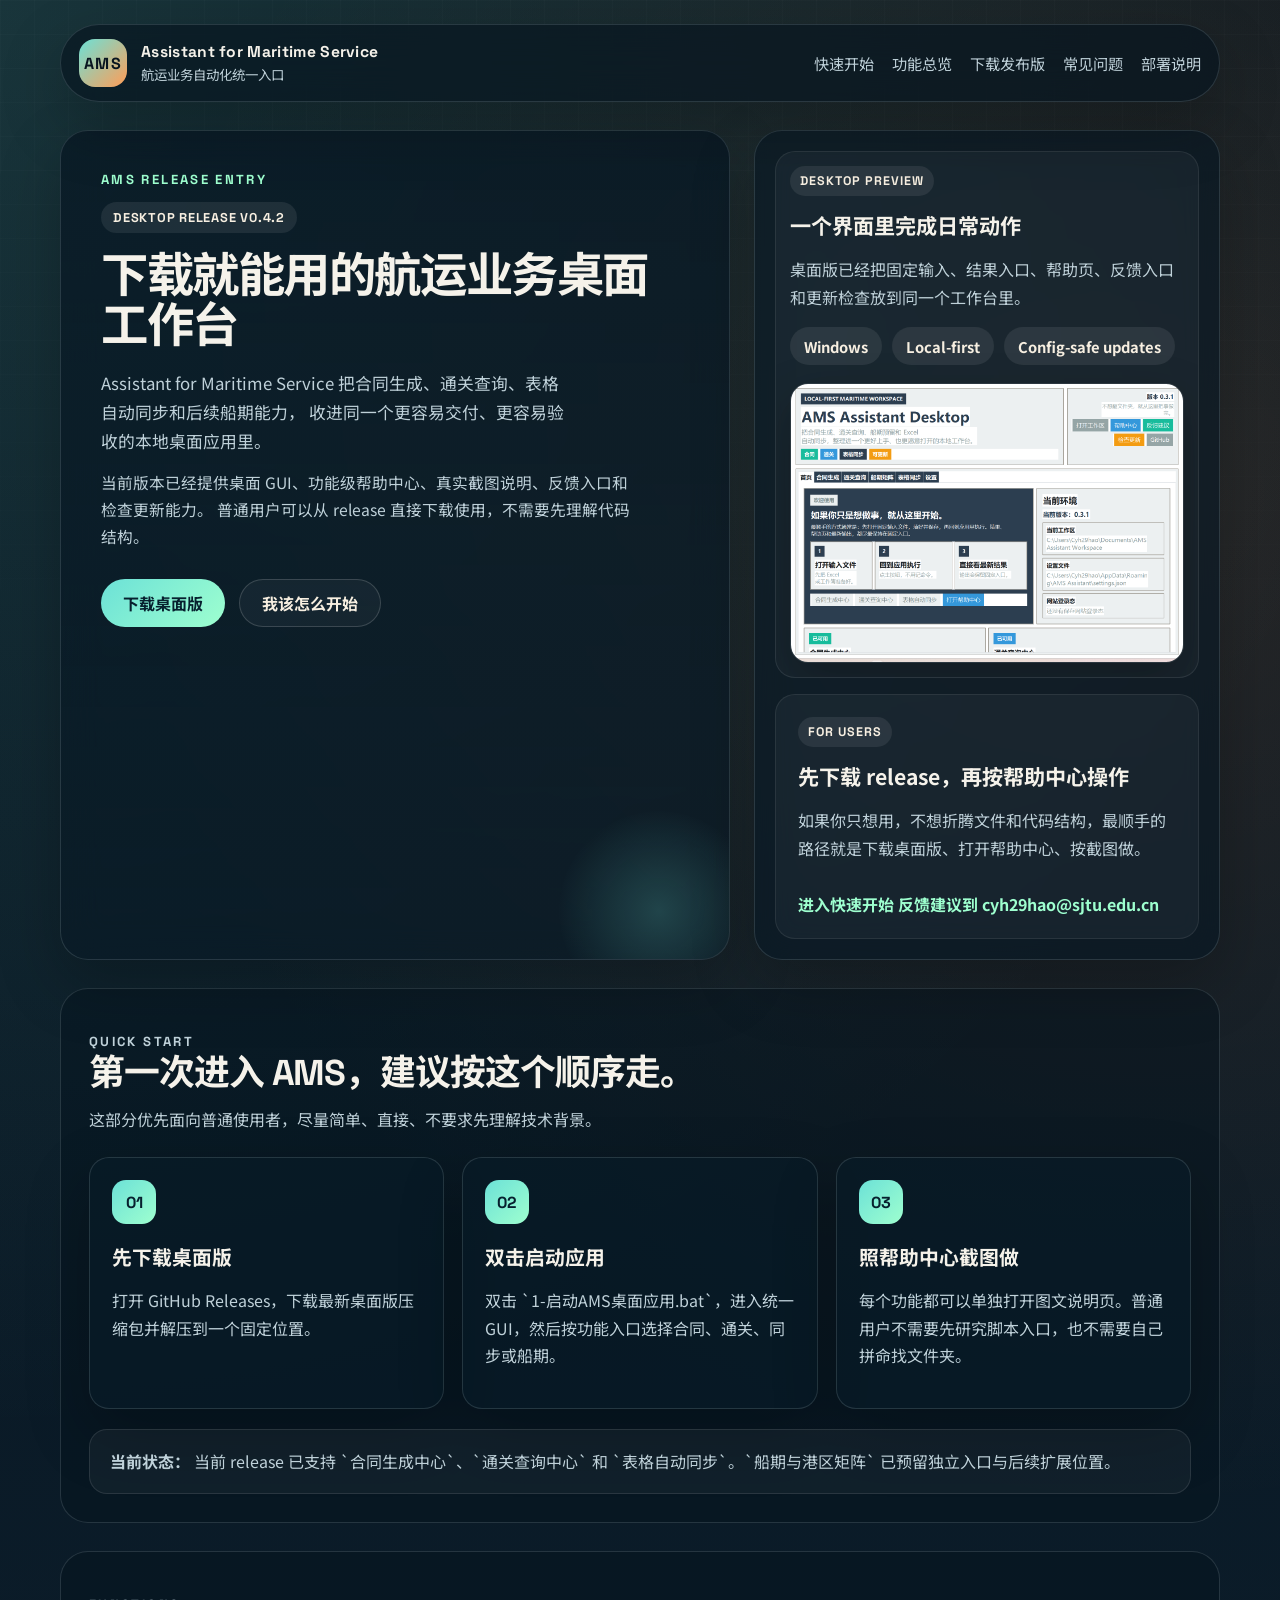
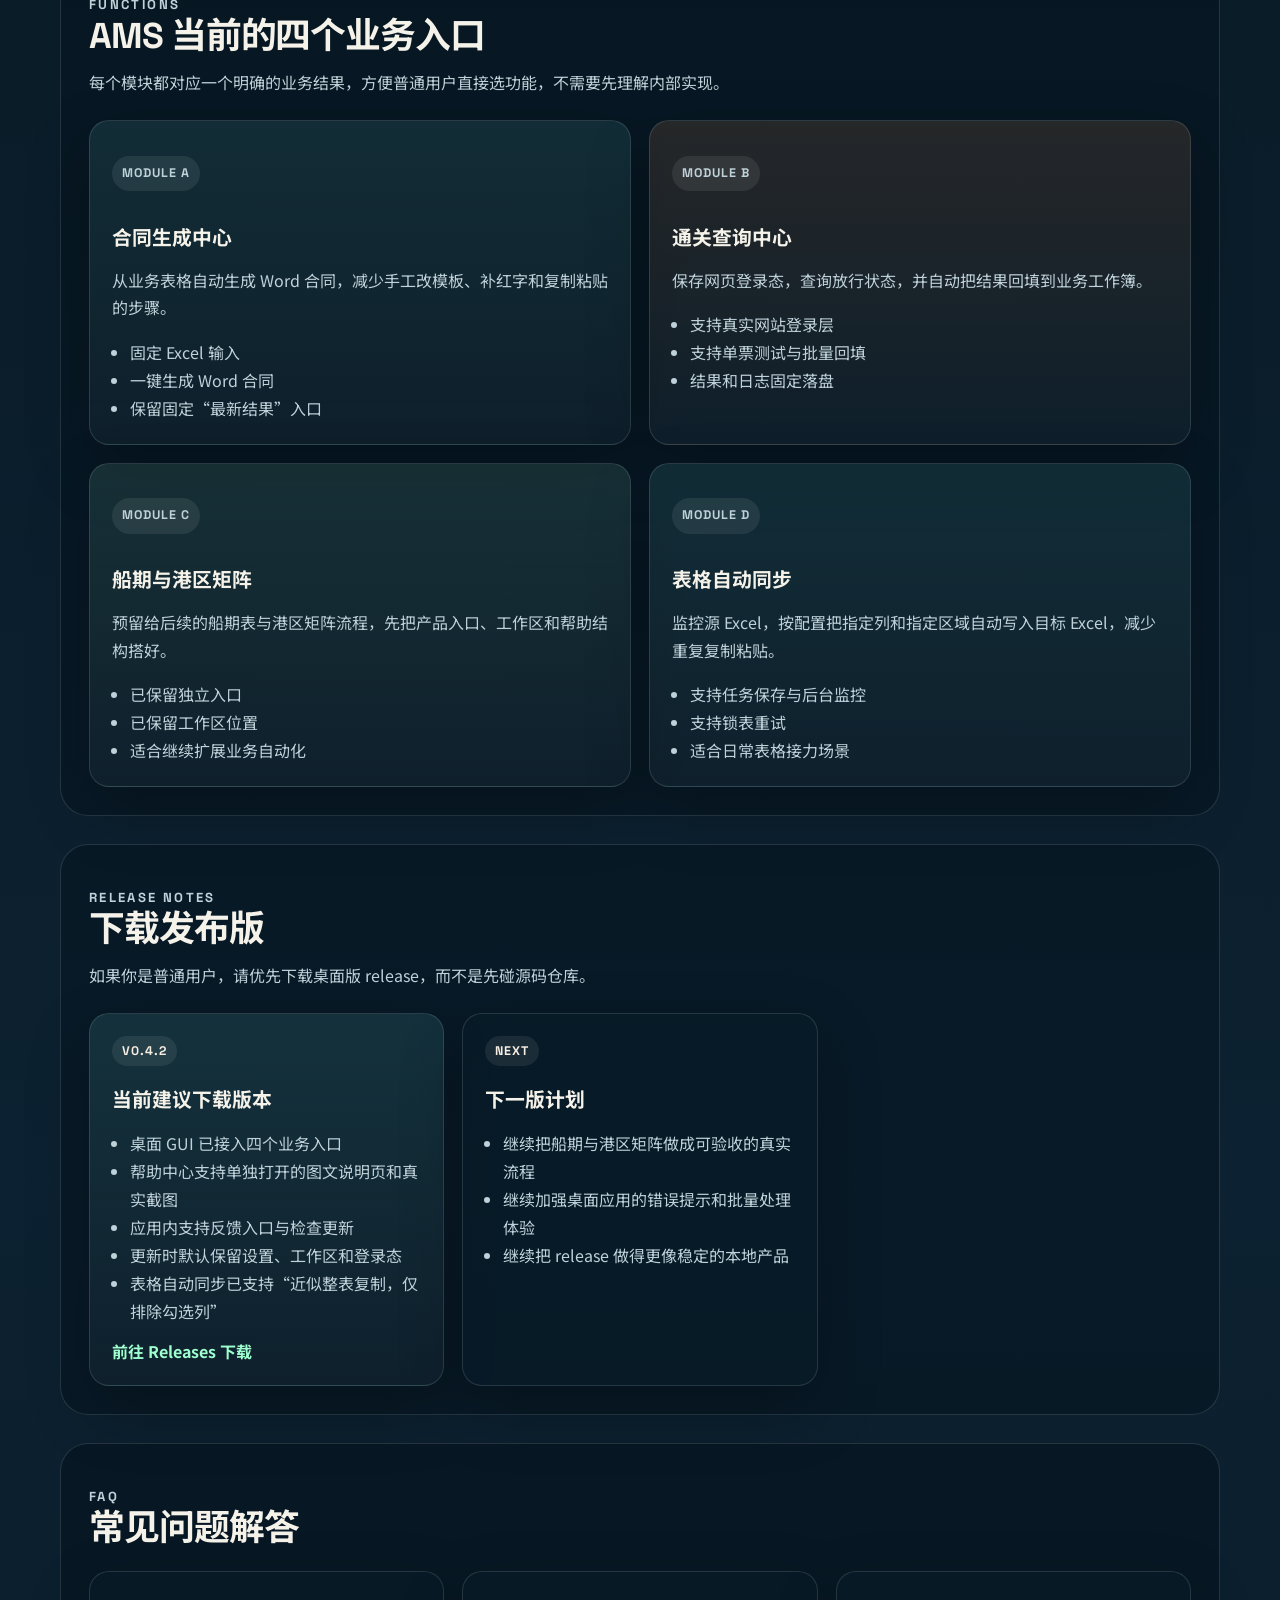
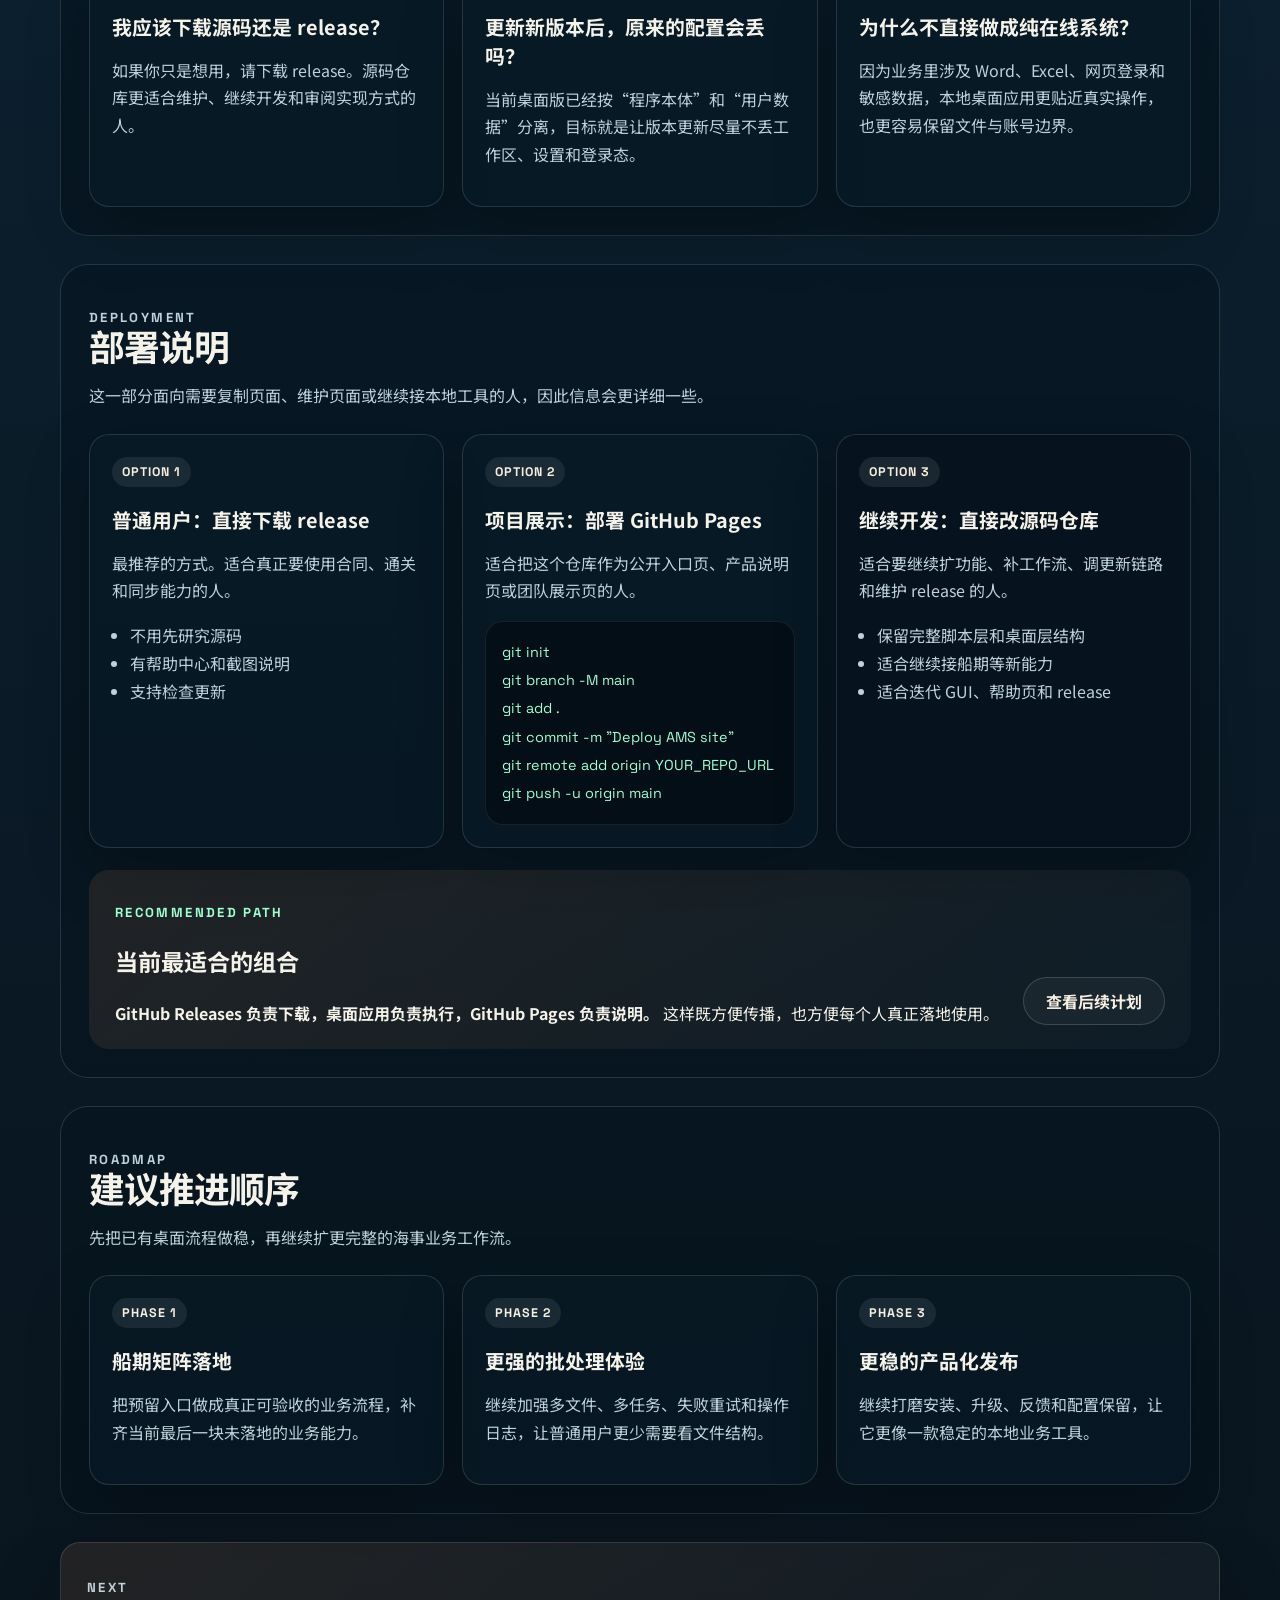
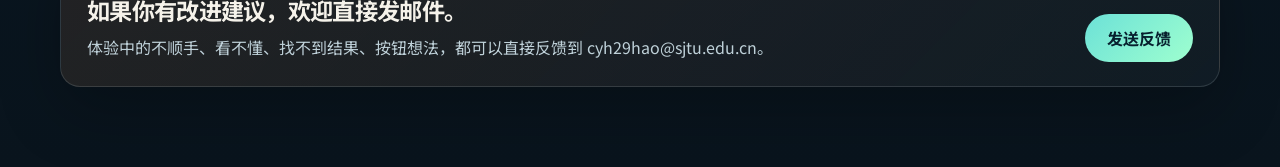
<file: index.html>
<!DOCTYPE html>
<html lang="zh-CN">
  <head>
    <meta charset="UTF-8" />
    <meta name="viewport" content="width=device-width, initial-scale=1.0" />
    <title>AMS | Assistant for Maritime Service</title>
    <meta
      name="description"
      content="Assistant for Maritime Service 是一个面向航运业务场景的本地桌面自动化工作台，聚焦合同生成、通关查询、表格自动同步和后续船期能力。"
    />
    <link rel="preconnect" href="https://fonts.googleapis.com" />
    <link rel="preconnect" href="https://fonts.gstatic.com" crossorigin />
    <link
      href="https://fonts.googleapis.com/css2?family=Space+Grotesk:wght@400;500;700&family=Noto+Sans+SC:wght@400;500;700&display=swap"
      rel="stylesheet"
    />
    <link rel="stylesheet" href="styles.css" />
  </head>
  <body>
    <div class="page-shell">
      <header class="topbar">
        <a class="brand" href="#home">
          <span class="brand-mark">AMS</span>
          <span class="brand-text">
            <strong>Assistant for Maritime Service</strong>
            <span>航运业务自动化统一入口</span>
          </span>
        </a>
        <nav class="nav">
          <a href="#quickstart">快速开始</a>
          <a href="#features">功能总览</a>
          <a href="#releases">下载发布版</a>
          <a href="#faq">常见问题</a>
          <a href="#deploy">部署说明</a>
        </nav>
      </header>

      <main id="home">
        <section class="hero">
          <div class="hero-copy reveal">
            <p class="eyebrow">AMS RELEASE ENTRY</p>
            <span class="release-pill">Desktop Release v0.4.2</span>
            <h1>下载就能用的航运业务桌面工作台</h1>
            <p class="hero-lead">
              Assistant for Maritime Service 把合同生成、通关查询、表格自动同步和后续船期能力，
              收进同一个更容易交付、更容易验收的本地桌面应用里。
            </p>
            <p class="hero-note">
              当前版本已经提供桌面 GUI、功能级帮助中心、真实截图说明、反馈入口和检查更新能力。
              普通用户可以从 release 直接下载使用，不需要先理解代码结构。
            </p>
            <div class="hero-actions">
              <a class="button primary" href="https://github.com/Cyh29hao/AMS-Assistant-for-Maritime-Service/releases">下载桌面版</a>
              <a class="button secondary" href="#quickstart">我该怎么开始</a>
            </div>
          </div>

          <div class="hero-panel reveal">
            <article class="entry-card preview-card">
              <span class="entry-tag">Desktop Preview</span>
              <h2>一个界面里完成日常动作</h2>
              <p>桌面版已经把固定输入、结果入口、帮助页、反馈入口和更新检查放到同一个工作台里。</p>
              <div class="meta-row">
                <span class="meta-pill">Windows</span>
                <span class="meta-pill">Local-first</span>
                <span class="meta-pill">Config-safe updates</span>
              </div>
              <img class="preview-image" src="./desktop_app/release_assets/help/screens/home.png" alt="AMS Desktop Screenshot" />
            </article>
            <article class="entry-card">
              <span class="entry-tag">For Users</span>
              <h2>先下载 release，再按帮助中心操作</h2>
              <p>如果你只想用，不想折腾文件和代码结构，最顺手的路径就是下载桌面版、打开帮助中心、按截图做。</p>
              <a class="text-link" href="#quickstart">进入快速开始</a>
              <a class="text-link" href="mailto:cyh29hao@sjtu.edu.cn?subject=AMS%20Assistant%20Feedback">反馈建议到 cyh29hao@sjtu.edu.cn</a>
            </article>
          </div>
        </section>

        <section id="quickstart" class="section">
          <div class="section-heading reveal">
            <p class="eyebrow">QUICK START</p>
            <h2>第一次进入 AMS，建议按这个顺序走。</h2>
            <p>这部分优先面向普通使用者，尽量简单、直接、不要求先理解技术背景。</p>
          </div>

          <div class="step-grid">
            <article class="step-card reveal">
              <span class="step-number">01</span>
              <h3>先下载桌面版</h3>
              <p>打开 GitHub Releases，下载最新桌面版压缩包并解压到一个固定位置。</p>
            </article>
            <article class="step-card reveal">
              <span class="step-number">02</span>
              <h3>双击启动应用</h3>
              <p>双击 `1-启动AMS桌面应用.bat`，进入统一 GUI，然后按功能入口选择合同、通关、同步或船期。</p>
            </article>
            <article class="step-card reveal">
              <span class="step-number">03</span>
              <h3>照帮助中心截图做</h3>
              <p>每个功能都可以单独打开图文说明页。普通用户不需要先研究脚本入口，也不需要自己拼命找文件夹。</p>
            </article>
          </div>

          <div class="entry-note reveal">
            <strong>当前状态：</strong>
            当前 release 已支持 `合同生成中心`、`通关查询中心` 和 `表格自动同步`。`船期与港区矩阵` 已预留独立入口与后续扩展位置。
          </div>
        </section>

        <section id="features" class="section">
          <div class="section-heading reveal">
            <p class="eyebrow">FUNCTIONS</p>
            <h2>AMS 当前的四个业务入口</h2>
            <p>每个模块都对应一个明确的业务结果，方便普通用户直接选功能，不需要先理解内部实现。</p>
          </div>

          <div class="feature-grid quad">
            <article class="feature-card reveal accent-cyan">
              <p class="feature-index">Module A</p>
              <h3>合同生成中心</h3>
              <p>从业务表格自动生成 Word 合同，减少手工改模板、补红字和复制粘贴的步骤。</p>
              <ul>
                <li>固定 Excel 输入</li>
                <li>一键生成 Word 合同</li>
                <li>保留固定“最新结果”入口</li>
              </ul>
            </article>

            <article class="feature-card reveal accent-orange">
              <p class="feature-index">Module B</p>
              <h3>通关查询中心</h3>
              <p>保存网页登录态，查询放行状态，并自动把结果回填到业务工作簿。</p>
              <ul>
                <li>支持真实网站登录层</li>
                <li>支持单票测试与批量回填</li>
                <li>结果和日志固定落盘</li>
              </ul>
            </article>

            <article class="feature-card reveal accent-mint">
              <p class="feature-index">Module C</p>
              <h3>船期与港区矩阵</h3>
              <p>预留给后续的船期表与港区矩阵流程，先把产品入口、工作区和帮助结构搭好。</p>
              <ul>
                <li>已保留独立入口</li>
                <li>已保留工作区位置</li>
                <li>适合继续扩展业务自动化</li>
              </ul>
            </article>

            <article class="feature-card reveal accent-cyan">
              <p class="feature-index">Module D</p>
              <h3>表格自动同步</h3>
              <p>监控源 Excel，按配置把指定列和指定区域自动写入目标 Excel，减少重复复制粘贴。</p>
              <ul>
                <li>支持任务保存与后台监控</li>
                <li>支持锁表重试</li>
                <li>适合日常表格接力场景</li>
              </ul>
            </article>
          </div>
        </section>

        <section id="releases" class="section">
          <div class="section-heading reveal">
            <p class="eyebrow">RELEASE NOTES</p>
            <h2>下载发布版</h2>
            <p>如果你是普通用户，请优先下载桌面版 release，而不是先碰源码仓库。</p>
          </div>

          <div class="release-grid">
            <article class="release-card reveal current">
              <span class="release-version">v0.4.2</span>
              <h3>当前建议下载版本</h3>
              <ul>
                <li>桌面 GUI 已接入四个业务入口</li>
                <li>帮助中心支持单独打开的图文说明页和真实截图</li>
                <li>应用内支持反馈入口与检查更新</li>
                <li>更新时默认保留设置、工作区和登录态</li>
                <li>表格自动同步已支持“近似整表复制，仅排除勾选列”</li>
              </ul>
              <a class="text-link" href="https://github.com/Cyh29hao/AMS-Assistant-for-Maritime-Service/releases">前往 Releases 下载</a>
            </article>

            <article class="release-card reveal">
              <span class="release-version">Next</span>
              <h3>下一版计划</h3>
              <ul>
                <li>继续把船期与港区矩阵做成可验收的真实流程</li>
                <li>继续加强桌面应用的错误提示和批量处理体验</li>
                <li>继续把 release 做得更像稳定的本地产品</li>
              </ul>
            </article>
          </div>
        </section>

        <section id="faq" class="section faq-section">
          <div class="section-heading reveal">
            <p class="eyebrow">FAQ</p>
            <h2>常见问题解答</h2>
          </div>

          <div class="faq-grid">
            <article class="faq-card reveal">
              <h3>我应该下载源码还是 release？</h3>
              <p>如果你只是想用，请下载 release。源码仓库更适合维护、继续开发和审阅实现方式的人。</p>
            </article>
            <article class="faq-card reveal">
              <h3>更新新版本后，原来的配置会丢吗？</h3>
              <p>当前桌面版已经按“程序本体”和“用户数据”分离，目标就是让版本更新尽量不丢工作区、设置和登录态。</p>
            </article>
            <article class="faq-card reveal">
              <h3>为什么不直接做成纯在线系统？</h3>
              <p>因为业务里涉及 Word、Excel、网页登录和敏感数据，本地桌面应用更贴近真实操作，也更容易保留文件与账号边界。</p>
            </article>
          </div>
        </section>

        <section id="deploy" class="section">
          <div class="section-heading reveal">
            <p class="eyebrow">DEPLOYMENT</p>
            <h2>部署说明</h2>
            <p>这一部分面向需要复制页面、维护页面或继续接本地工具的人，因此信息会更详细一些。</p>
          </div>

          <div class="deploy-grid">
            <article class="deploy-card reveal">
              <span class="deploy-label">Option 1</span>
              <h3>普通用户：直接下载 release</h3>
              <p>最推荐的方式。适合真正要使用合同、通关和同步能力的人。</p>
              <ul class="check-list">
                <li>不用先研究源码</li>
                <li>有帮助中心和截图说明</li>
                <li>支持检查更新</li>
              </ul>
            </article>

            <article class="deploy-card reveal">
              <span class="deploy-label">Option 2</span>
              <h3>项目展示：部署 GitHub Pages</h3>
              <p>适合把这个仓库作为公开入口页、产品说明页或团队展示页的人。</p>
              <div class="code-block">
                <code>
                  git init<br />
                  git branch -M main<br />
                  git add .<br />
                  git commit -m "Deploy AMS site"<br />
                  git remote add origin YOUR_REPO_URL<br />
                  git push -u origin main
                </code>
              </div>
            </article>

            <article class="deploy-card reveal dark">
              <span class="deploy-label">Option 3</span>
              <h3>继续开发：直接改源码仓库</h3>
              <p>适合要继续扩功能、补工作流、调更新链路和维护 release 的人。</p>
              <ul class="check-list">
                <li>保留完整脚本层和桌面层结构</li>
                <li>适合继续接船期等新能力</li>
                <li>适合迭代 GUI、帮助页和 release</li>
              </ul>
            </article>
          </div>

          <div class="deploy-note reveal">
            <div>
              <p class="eyebrow">RECOMMENDED PATH</p>
              <h3>当前最适合的组合</h3>
              <p>
                <strong>GitHub Releases 负责下载，桌面应用负责执行，GitHub Pages 负责说明。</strong>
                这样既方便传播，也方便每个人真正落地使用。
              </p>
            </div>
            <a class="button secondary" href="#roadmap">查看后续计划</a>
          </div>
        </section>

        <section id="roadmap" class="section">
          <div class="section-heading reveal">
            <p class="eyebrow">ROADMAP</p>
            <h2>建议推进顺序</h2>
            <p>先把已有桌面流程做稳，再继续扩更完整的海事业务工作流。</p>
          </div>

          <div class="roadmap-grid">
            <article class="roadmap-card reveal">
              <span class="roadmap-badge">Phase 1</span>
              <h3>船期矩阵落地</h3>
              <p>把预留入口做成真正可验收的业务流程，补齐当前最后一块未落地的业务能力。</p>
            </article>
            <article class="roadmap-card reveal">
              <span class="roadmap-badge">Phase 2</span>
              <h3>更强的批处理体验</h3>
              <p>继续加强多文件、多任务、失败重试和操作日志，让普通用户更少需要看文件结构。</p>
            </article>
            <article class="roadmap-card reveal">
              <span class="roadmap-badge">Phase 3</span>
              <h3>更稳的产品化发布</h3>
              <p>继续打磨安装、升级、反馈和配置保留，让它更像一款稳定的本地业务工具。</p>
            </article>
          </div>
        </section>

        <section class="section callout reveal">
          <div>
            <p class="eyebrow">NEXT</p>
            <h2>如果你有改进建议，欢迎直接发邮件。</h2>
            <p>体验中的不顺手、看不懂、找不到结果、按钮想法，都可以直接反馈到 cyh29hao@sjtu.edu.cn。</p>
          </div>
          <a class="button primary" href="mailto:cyh29hao@sjtu.edu.cn?subject=AMS%20Assistant%20Feedback">发送反馈</a>
        </section>
      </main>
    </div>

    <script src="script.js"></script>
  </body>
</html>
</file>
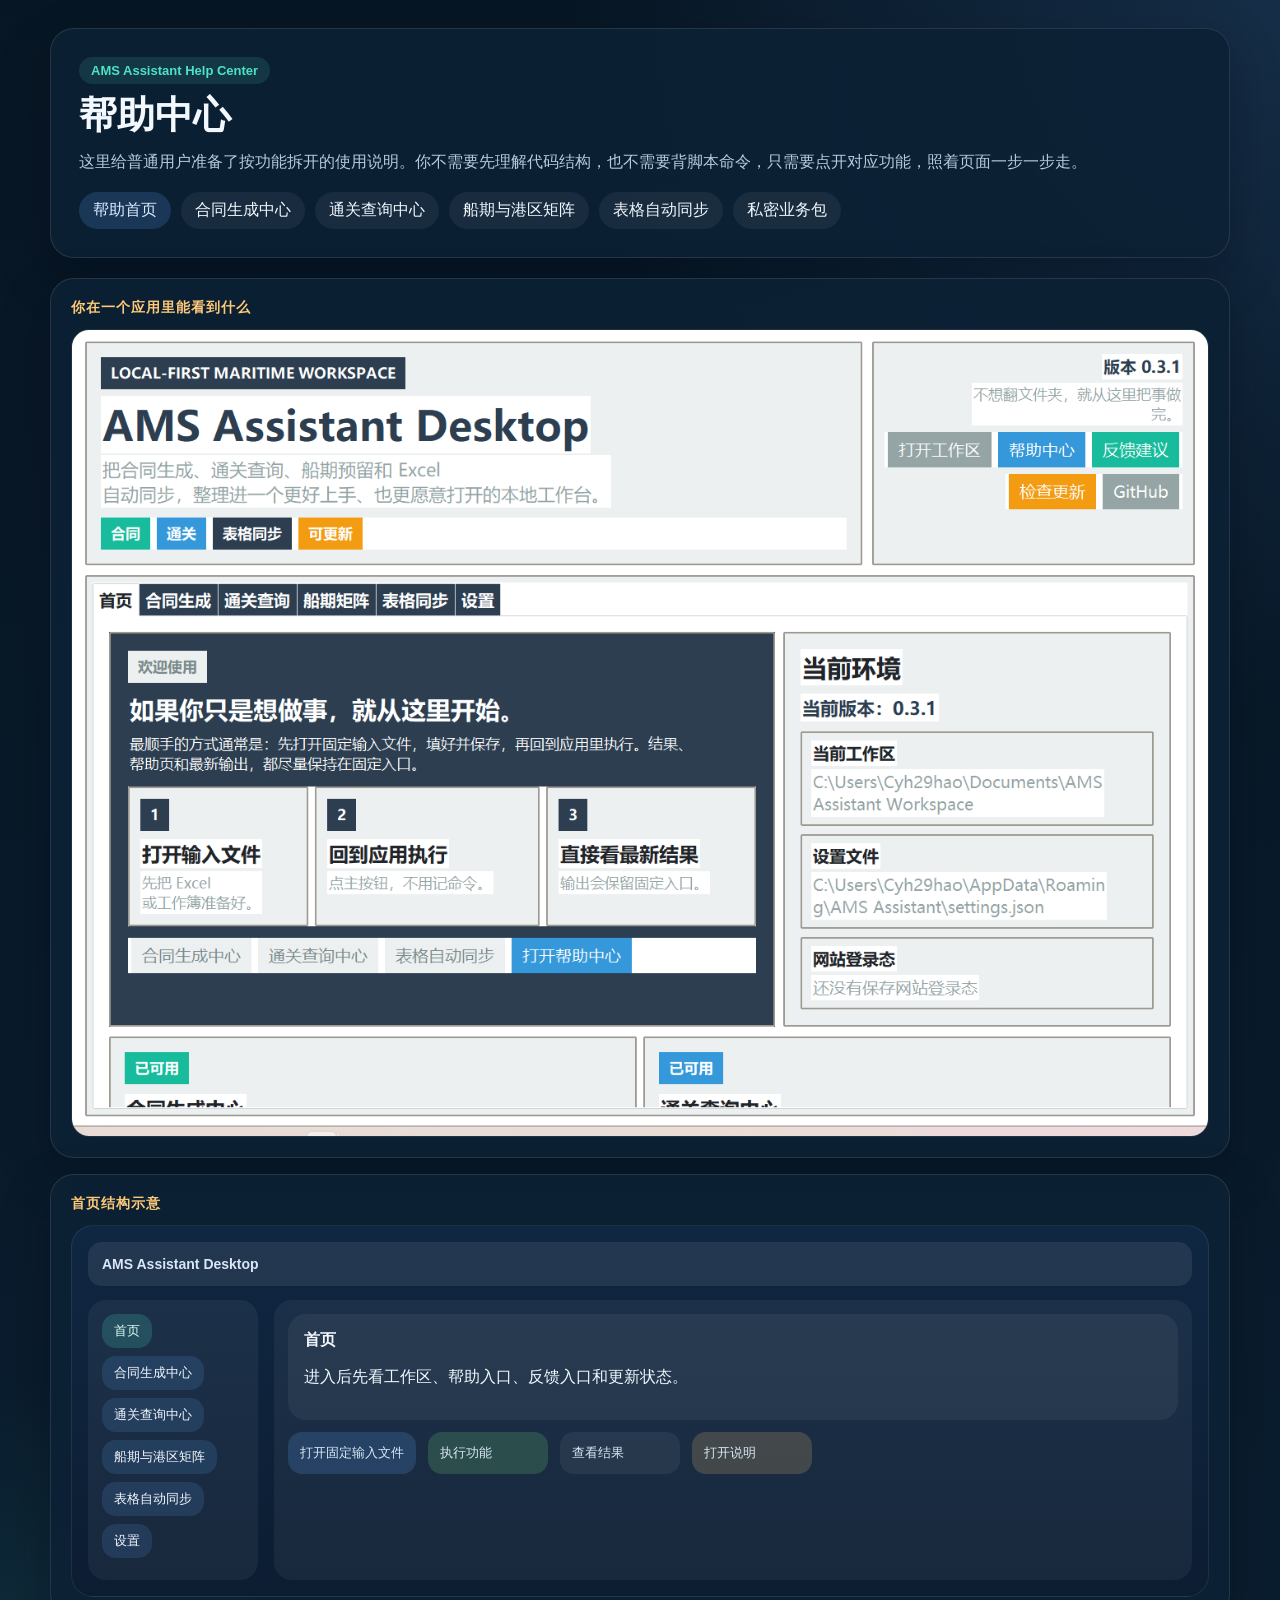
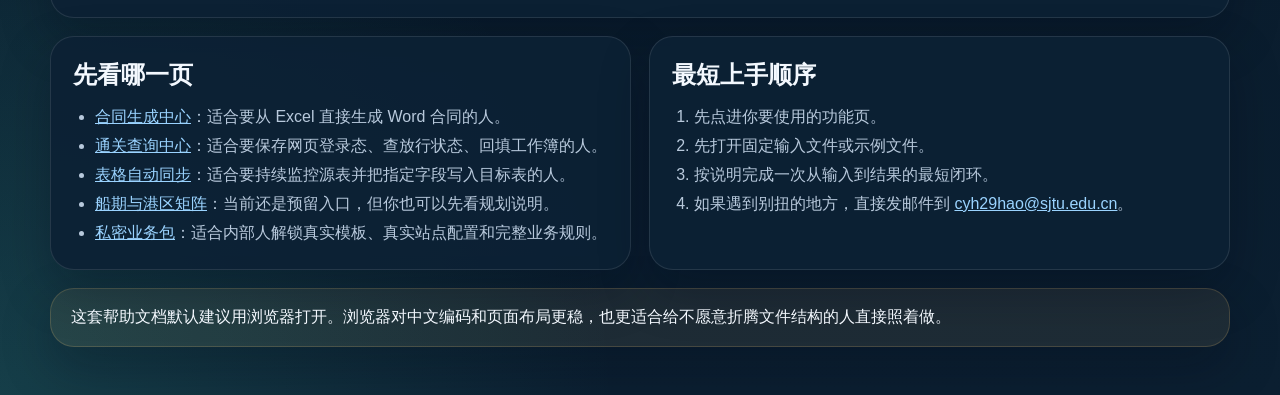
<file: desktop_app/release_assets/help/index.html>
<!doctype html>
<html lang="zh-CN">
<head>
  <meta charset="utf-8">
  <meta name="viewport" content="width=device-width, initial-scale=1">
  <title>AMS Assistant 帮助中心</title>
  <link rel="stylesheet" href="./style.css">
</head>
<body>
  <div class="wrap">
    <section class="hero">
      <div class="pill">AMS Assistant Help Center</div>
      <h1>帮助中心</h1>
      <p>这里给普通用户准备了按功能拆开的使用说明。你不需要先理解代码结构，也不需要背脚本命令，只需要点开对应功能，照着页面一步一步走。</p>
      <div class="nav">
        <span class="active">帮助首页</span>
        <a href="./contract.html">合同生成中心</a>
        <a href="./clearance.html">通关查询中心</a>
        <a href="./lineup.html">船期与港区矩阵</a>
        <a href="./sync.html">表格自动同步</a>
        <a href="./private-pack.html">私密业务包</a>
      </div>
    </section>

    <section class="shot">
      <div class="shot-title">你在一个应用里能看到什么</div>
      <img class="real-shot" src="./screens/home.png" alt="AMS Assistant 首页截图">
    </section>

    <section class="shot">
      <div class="shot-title">首页结构示意</div>
      <div class="mock-app">
        <div class="mock-header">AMS Assistant Desktop</div>
        <div class="mock-main">
          <div class="mock-sidebar">
            <div class="mock-chip active">首页</div>
            <div class="mock-chip">合同生成中心</div>
            <div class="mock-chip">通关查询中心</div>
            <div class="mock-chip">船期与港区矩阵</div>
            <div class="mock-chip">表格自动同步</div>
            <div class="mock-chip">设置</div>
          </div>
          <div class="mock-content">
            <div class="mock-card">
              <strong>首页</strong>
              <p>进入后先看工作区、帮助入口、反馈入口和更新状态。</p>
            </div>
            <div class="mock-row">
              <div class="mock-box highlight">打开固定输入文件</div>
              <div class="mock-box good">执行功能</div>
              <div class="mock-box">查看结果</div>
              <div class="mock-box warn">打开说明</div>
            </div>
          </div>
        </div>
      </div>
    </section>

    <div class="grid" style="margin-top:18px;">
      <section class="panel">
        <h2>先看哪一页</h2>
        <ul>
          <li><a href="./contract.html">合同生成中心</a>：适合要从 Excel 直接生成 Word 合同的人。</li>
          <li><a href="./clearance.html">通关查询中心</a>：适合要保存网页登录态、查放行状态、回填工作簿的人。</li>
          <li><a href="./sync.html">表格自动同步</a>：适合要持续监控源表并把指定字段写入目标表的人。</li>
          <li><a href="./lineup.html">船期与港区矩阵</a>：当前还是预留入口，但你也可以先看规划说明。</li>
          <li><a href="./private-pack.html">私密业务包</a>：适合内部人解锁真实模板、真实站点配置和完整业务规则。</li>
        </ul>
      </section>

      <section class="panel">
        <h2>最短上手顺序</h2>
        <ol>
          <li>先点进你要使用的功能页。</li>
          <li>先打开固定输入文件或示例文件。</li>
          <li>按说明完成一次从输入到结果的最短闭环。</li>
          <li>如果遇到别扭的地方，直接发邮件到 <a href="mailto:cyh29hao@sjtu.edu.cn">cyh29hao@sjtu.edu.cn</a>。</li>
        </ol>
      </section>
    </div>

    <div class="tip">
      这套帮助文档默认建议用浏览器打开。浏览器对中文编码和页面布局更稳，也更适合给不愿意折腾文件结构的人直接照着做。
    </div>
  </div>
</body>
</html>
</file>
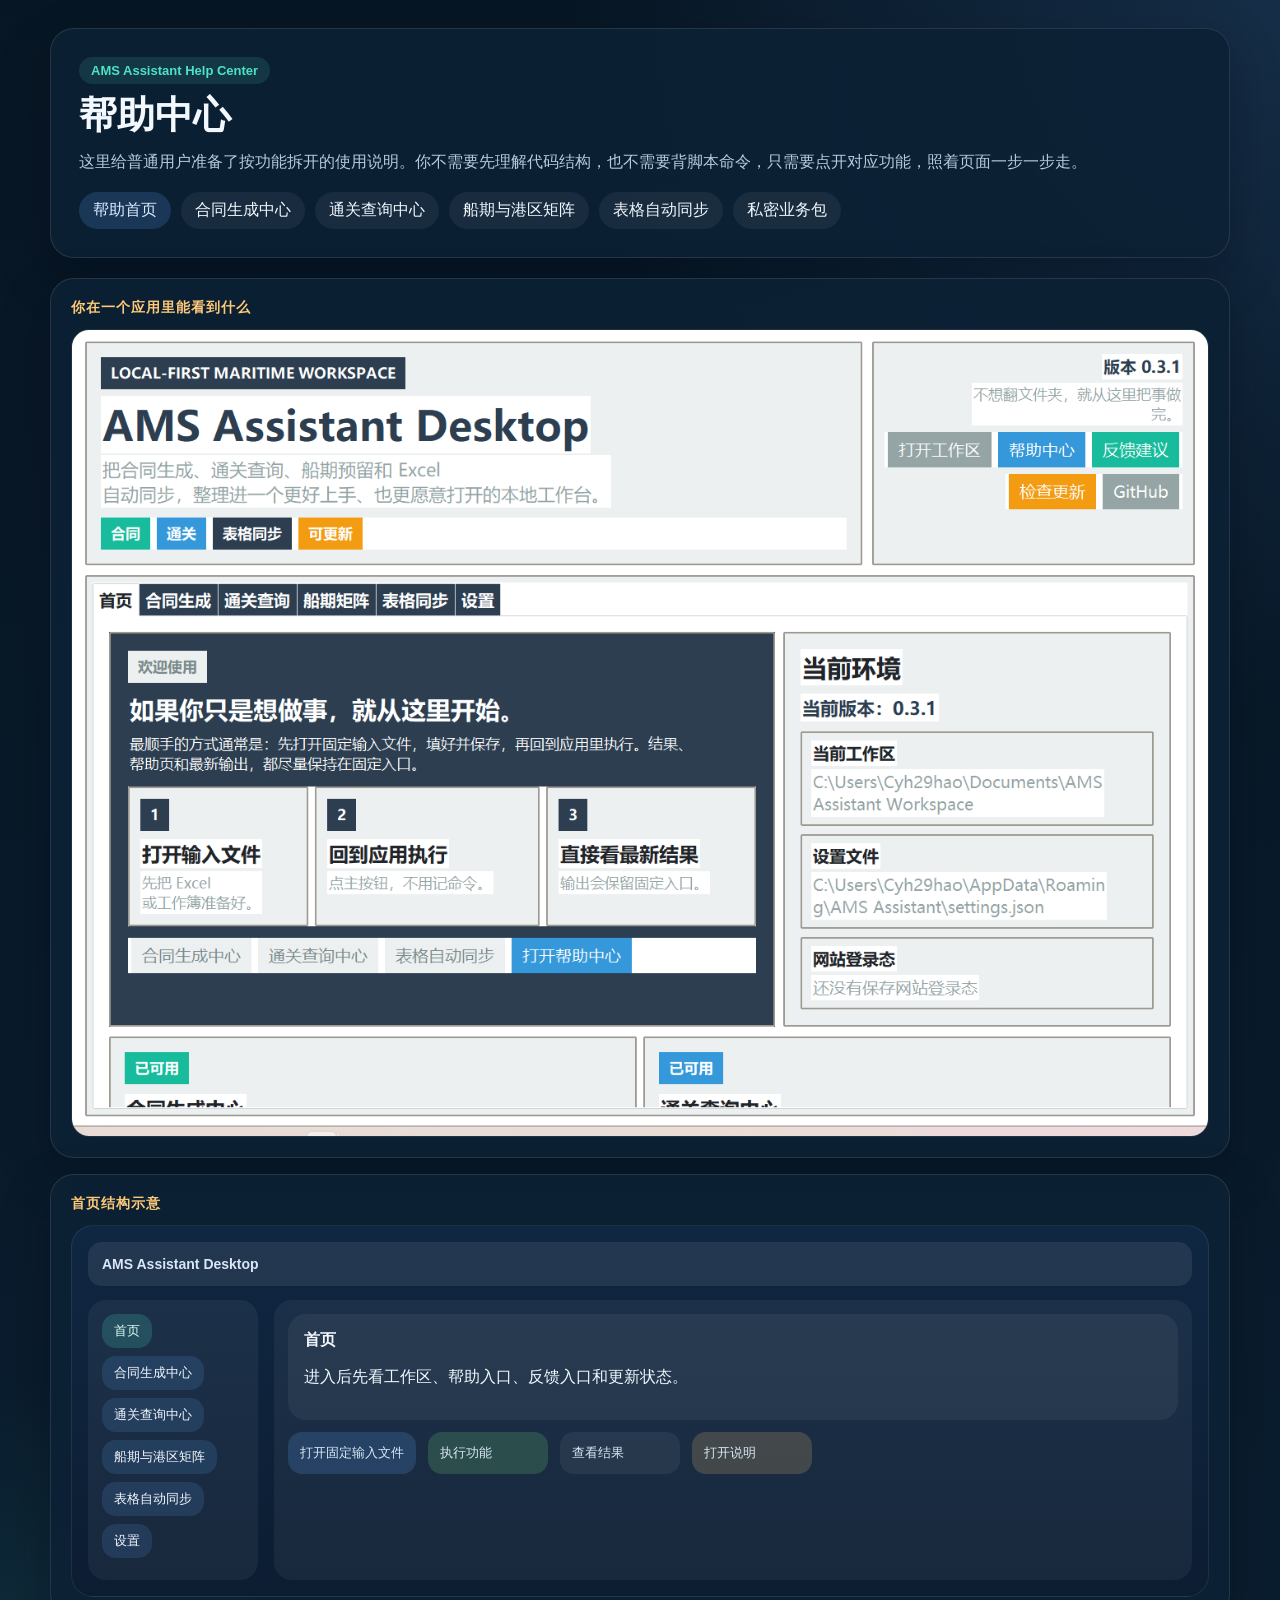
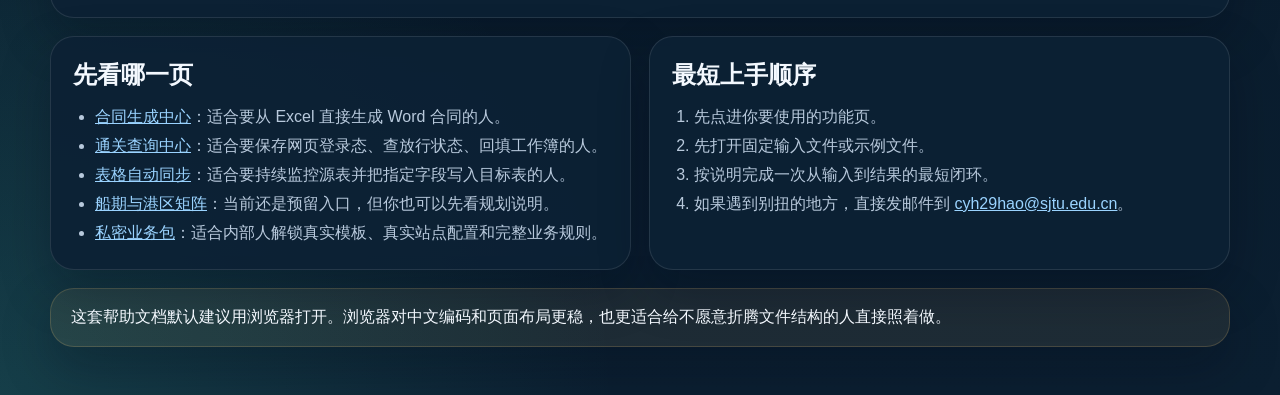
<file: desktop_app/release_assets/应用使用说明.html>
<!doctype html>
<html lang="zh-CN">
<head>
  <meta charset="utf-8">
  <meta http-equiv="refresh" content="0; url=./help/index.html">
  <meta name="viewport" content="width=device-width, initial-scale=1">
  <title>AMS Assistant 帮助中心</title>
</head>
<body style="font-family:'Microsoft YaHei UI',sans-serif;padding:24px;line-height:1.8;">
  <p>正在打开 AMS Assistant 帮助中心……</p>
  <p>如果没有自动跳转，请点击 <a href="./help/index.html">这里</a>。</p>
</body>
</html>
</file>
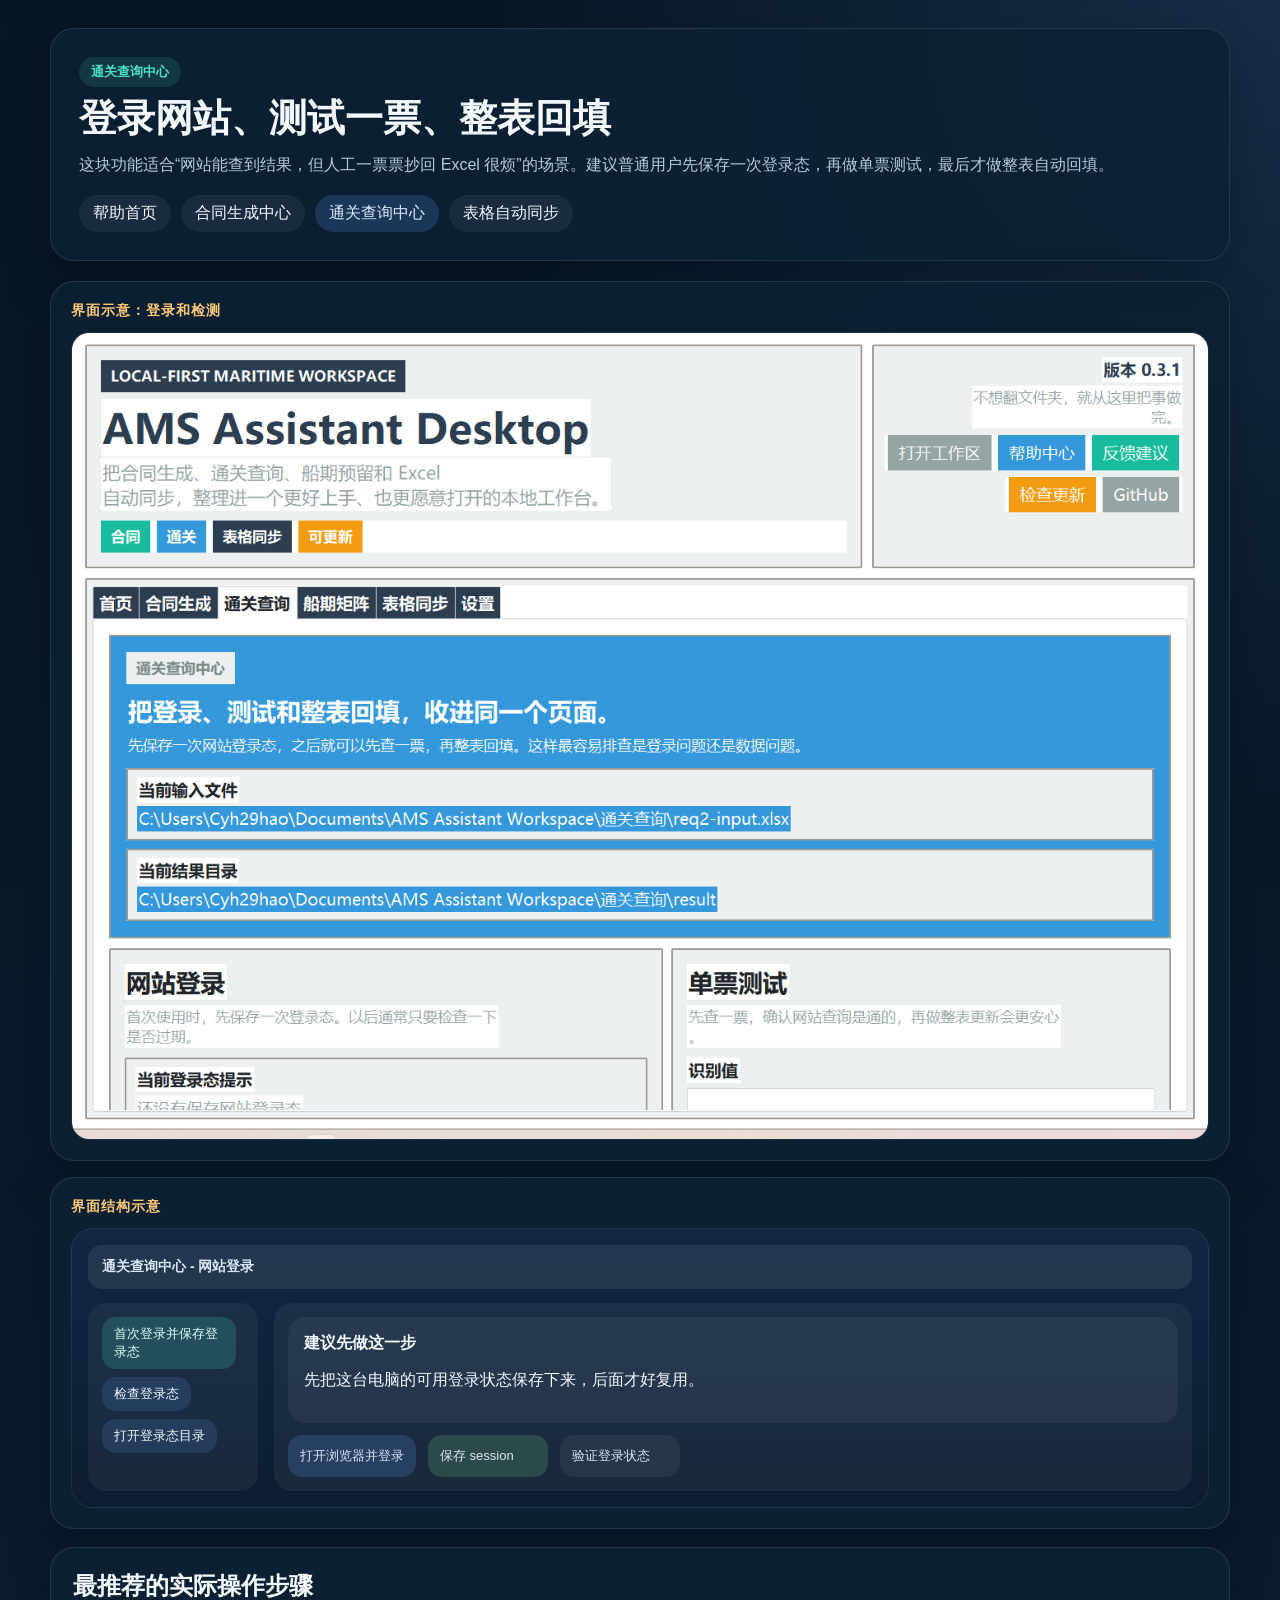
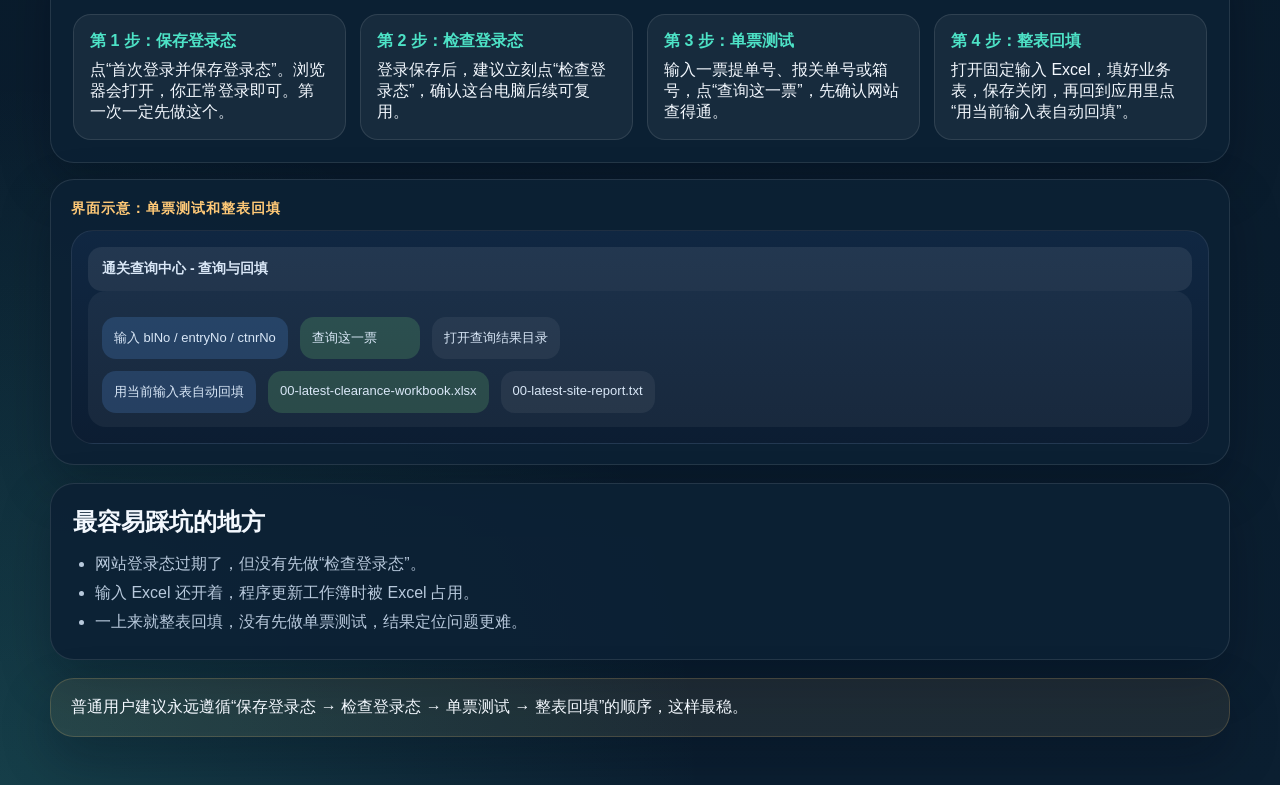
<file: desktop_app/release_assets/help/clearance.html>
<!doctype html>
<html lang="zh-CN">
<head>
  <meta charset="utf-8">
  <meta name="viewport" content="width=device-width, initial-scale=1">
  <title>通关查询中心 - AMS Assistant</title>
  <link rel="stylesheet" href="./style.css">
</head>
<body>
  <div class="wrap">
    <section class="hero">
      <div class="pill">通关查询中心</div>
      <h1>登录网站、测试一票、整表回填</h1>
      <p>这块功能适合“网站能查到结果，但人工一票票抄回 Excel 很烦”的场景。建议普通用户先保存一次登录态，再做单票测试，最后才做整表自动回填。</p>
      <div class="nav">
        <a href="./index.html">帮助首页</a>
        <a href="./contract.html">合同生成中心</a>
        <span class="active">通关查询中心</span>
        <a href="./sync.html">表格自动同步</a>
      </div>
    </section>

    <section class="shot">
      <div class="shot-title">界面示意：登录和检测</div>
      <img class="real-shot" src="./screens/clearance.png" alt="通关查询中心截图">
    </section>

    <section class="shot">
      <div class="shot-title">界面结构示意</div>
      <div class="mock-app">
        <div class="mock-header">通关查询中心 - 网站登录</div>
        <div class="mock-main">
          <div class="mock-sidebar">
            <div class="mock-chip active">首次登录并保存登录态</div>
            <div class="mock-chip">检查登录态</div>
            <div class="mock-chip">打开登录态目录</div>
          </div>
          <div class="mock-content">
            <div class="mock-card">
              <strong>建议先做这一步</strong>
              <p>先把这台电脑的可用登录状态保存下来，后面才好复用。</p>
            </div>
            <div class="mock-row">
              <div class="mock-box highlight">打开浏览器并登录</div>
              <div class="mock-box good">保存 session</div>
              <div class="mock-box">验证登录状态</div>
            </div>
          </div>
        </div>
      </div>
    </section>

    <section class="panel" style="margin-top:18px;">
      <h2>最推荐的实际操作步骤</h2>
      <div class="steps">
        <div class="step">
          <strong>第 1 步：保存登录态</strong>
          点“首次登录并保存登录态”。浏览器会打开，你正常登录即可。第一次一定先做这个。
        </div>
        <div class="step">
          <strong>第 2 步：检查登录态</strong>
          登录保存后，建议立刻点“检查登录态”，确认这台电脑后续可复用。
        </div>
        <div class="step">
          <strong>第 3 步：单票测试</strong>
          输入一票提单号、报关单号或箱号，点“查询这一票”，先确认网站查得通。
        </div>
        <div class="step">
          <strong>第 4 步：整表回填</strong>
          打开固定输入 Excel，填好业务表，保存关闭，再回到应用里点“用当前输入表自动回填”。
        </div>
      </div>
    </section>

    <section class="shot">
      <div class="shot-title">界面示意：单票测试和整表回填</div>
      <div class="mock-app">
        <div class="mock-header">通关查询中心 - 查询与回填</div>
        <div class="mock-content">
          <div class="mock-row">
            <div class="mock-box highlight">输入 blNo / entryNo / ctnrNo</div>
            <div class="mock-box good">查询这一票</div>
            <div class="mock-box">打开查询结果目录</div>
          </div>
          <div class="mock-row">
            <div class="mock-box highlight">用当前输入表自动回填</div>
            <div class="mock-box good">00-latest-clearance-workbook.xlsx</div>
            <div class="mock-box">00-latest-site-report.txt</div>
          </div>
        </div>
      </div>
    </section>

    <section class="panel" style="margin-top:18px;">
      <h2>最容易踩坑的地方</h2>
      <ul>
        <li>网站登录态过期了，但没有先做“检查登录态”。</li>
        <li>输入 Excel 还开着，程序更新工作簿时被 Excel 占用。</li>
        <li>一上来就整表回填，没有先做单票测试，结果定位问题更难。</li>
      </ul>
    </section>

    <div class="tip">
      普通用户建议永远遵循“保存登录态 → 检查登录态 → 单票测试 → 整表回填”的顺序，这样最稳。
    </div>
  </div>
</body>
</html>
</file>
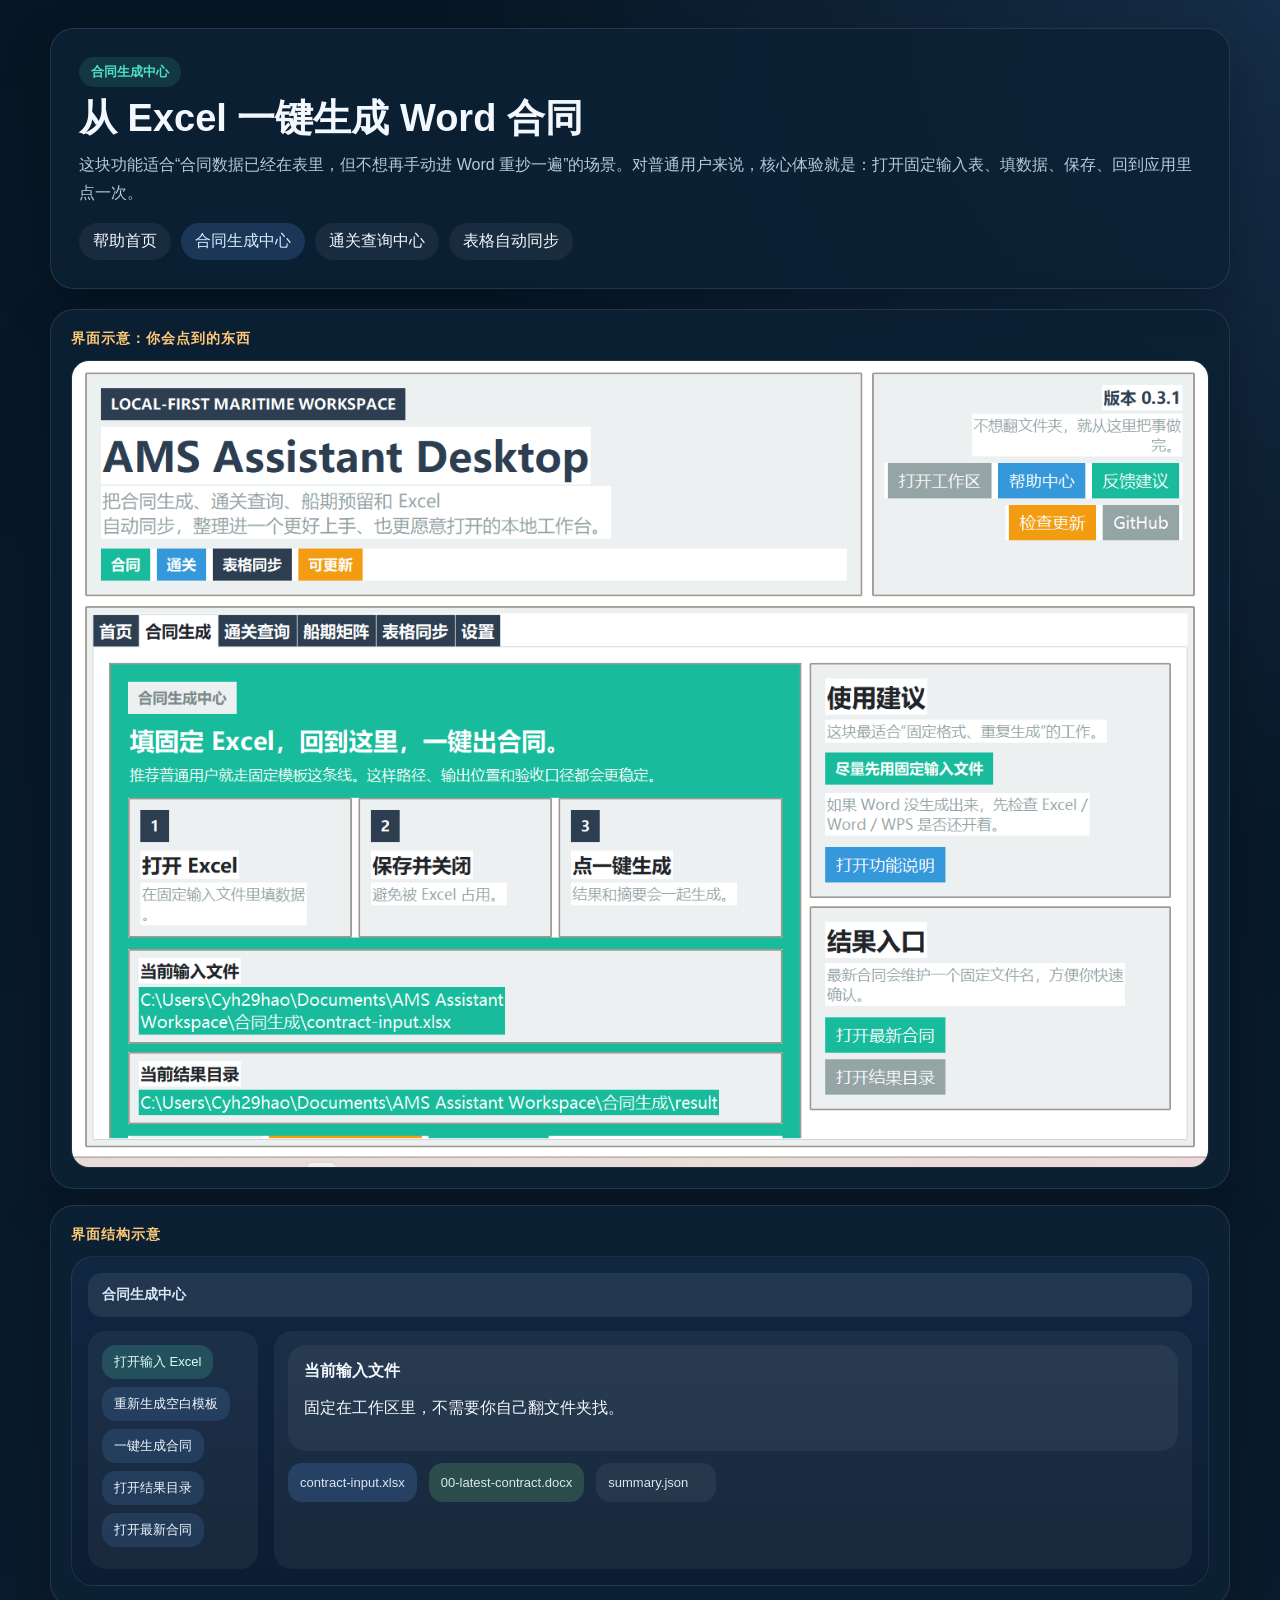
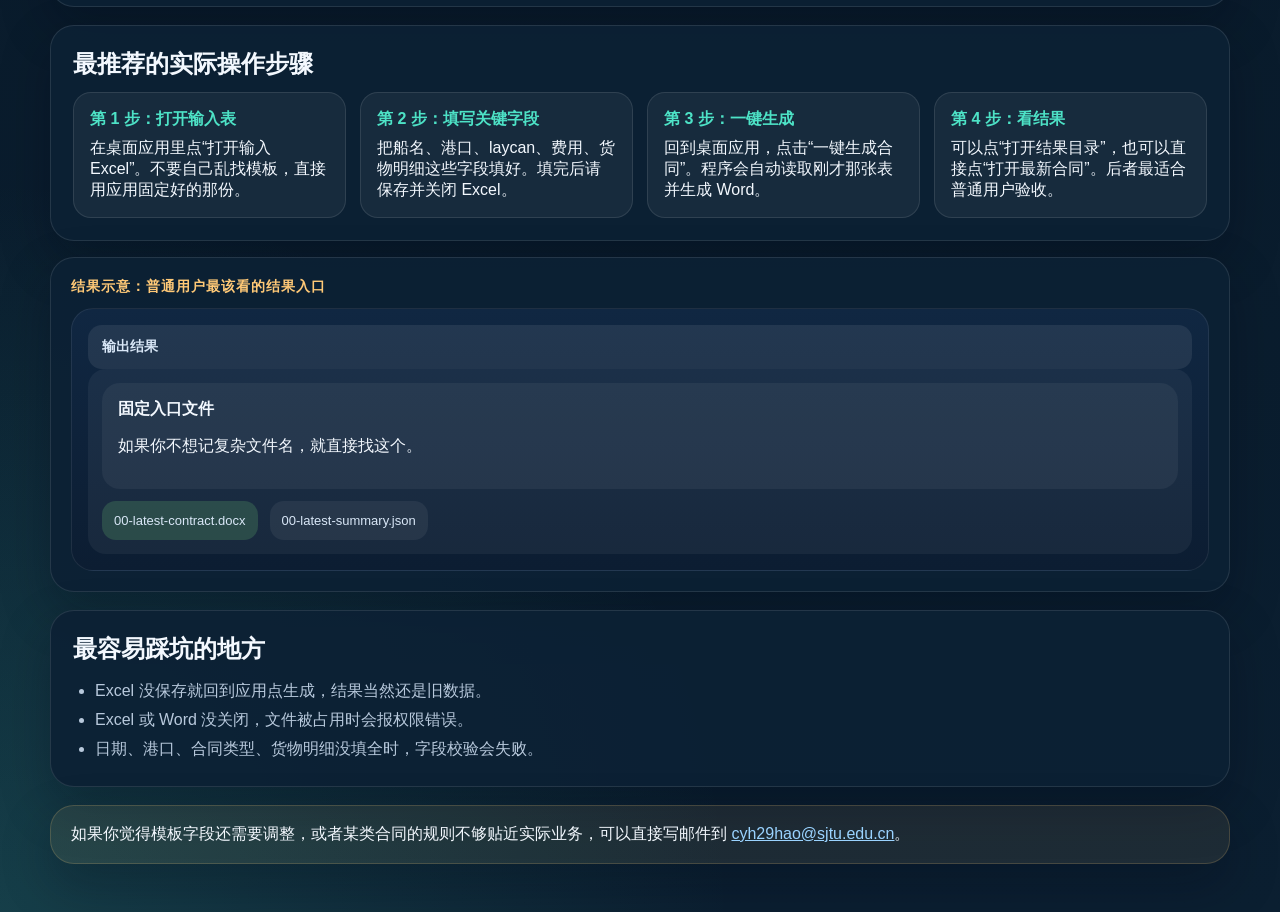
<file: desktop_app/release_assets/help/contract.html>
<!doctype html>
<html lang="zh-CN">
<head>
  <meta charset="utf-8">
  <meta name="viewport" content="width=device-width, initial-scale=1">
  <title>合同生成中心 - AMS Assistant</title>
  <link rel="stylesheet" href="./style.css">
</head>
<body>
  <div class="wrap">
    <section class="hero">
      <div class="pill">合同生成中心</div>
      <h1>从 Excel 一键生成 Word 合同</h1>
      <p>这块功能适合“合同数据已经在表里，但不想再手动进 Word 重抄一遍”的场景。对普通用户来说，核心体验就是：打开固定输入表、填数据、保存、回到应用里点一次。</p>
      <div class="nav">
        <a href="./index.html">帮助首页</a>
        <span class="active">合同生成中心</span>
        <a href="./clearance.html">通关查询中心</a>
        <a href="./sync.html">表格自动同步</a>
      </div>
    </section>

    <section class="shot">
      <div class="shot-title">界面示意：你会点到的东西</div>
      <img class="real-shot" src="./screens/contract.png" alt="合同生成中心截图">
    </section>

    <section class="shot">
      <div class="shot-title">界面结构示意</div>
      <div class="mock-app">
        <div class="mock-header">合同生成中心</div>
        <div class="mock-main">
          <div class="mock-sidebar">
            <div class="mock-chip active">打开输入 Excel</div>
            <div class="mock-chip">重新生成空白模板</div>
            <div class="mock-chip">一键生成合同</div>
            <div class="mock-chip">打开结果目录</div>
            <div class="mock-chip">打开最新合同</div>
          </div>
          <div class="mock-content">
            <div class="mock-card">
              <strong>当前输入文件</strong>
              <p>固定在工作区里，不需要你自己翻文件夹找。</p>
            </div>
            <div class="mock-row">
              <div class="mock-box highlight">contract-input.xlsx</div>
              <div class="mock-box good">00-latest-contract.docx</div>
              <div class="mock-box">summary.json</div>
            </div>
          </div>
        </div>
      </div>
    </section>

    <section class="panel" style="margin-top:18px;">
      <h2>最推荐的实际操作步骤</h2>
      <div class="steps">
        <div class="step">
          <strong>第 1 步：打开输入表</strong>
          在桌面应用里点“打开输入 Excel”。不要自己乱找模板，直接用应用固定好的那份。
        </div>
        <div class="step">
          <strong>第 2 步：填写关键字段</strong>
          把船名、港口、laycan、费用、货物明细这些字段填好。填完后请保存并关闭 Excel。
        </div>
        <div class="step">
          <strong>第 3 步：一键生成</strong>
          回到桌面应用，点击“一键生成合同”。程序会自动读取刚才那张表并生成 Word。
        </div>
        <div class="step">
          <strong>第 4 步：看结果</strong>
          可以点“打开结果目录”，也可以直接点“打开最新合同”。后者最适合普通用户验收。
        </div>
      </div>
    </section>

    <section class="shot">
      <div class="shot-title">结果示意：普通用户最该看的结果入口</div>
      <div class="mock-app">
        <div class="mock-header">输出结果</div>
        <div class="mock-content">
          <div class="mock-card">
            <strong>固定入口文件</strong>
            <p>如果你不想记复杂文件名，就直接找这个。</p>
          </div>
          <div class="mock-row">
            <div class="mock-box good">00-latest-contract.docx</div>
            <div class="mock-box">00-latest-summary.json</div>
          </div>
        </div>
      </div>
    </section>

    <section class="panel" style="margin-top:18px;">
      <h2>最容易踩坑的地方</h2>
      <ul>
        <li>Excel 没保存就回到应用点生成，结果当然还是旧数据。</li>
        <li>Excel 或 Word 没关闭，文件被占用时会报权限错误。</li>
        <li>日期、港口、合同类型、货物明细没填全时，字段校验会失败。</li>
      </ul>
    </section>

    <div class="tip">
      如果你觉得模板字段还需要调整，或者某类合同的规则不够贴近实际业务，可以直接写邮件到 <a href="mailto:cyh29hao@sjtu.edu.cn">cyh29hao@sjtu.edu.cn</a>。
    </div>
  </div>
</body>
</html>
</file>
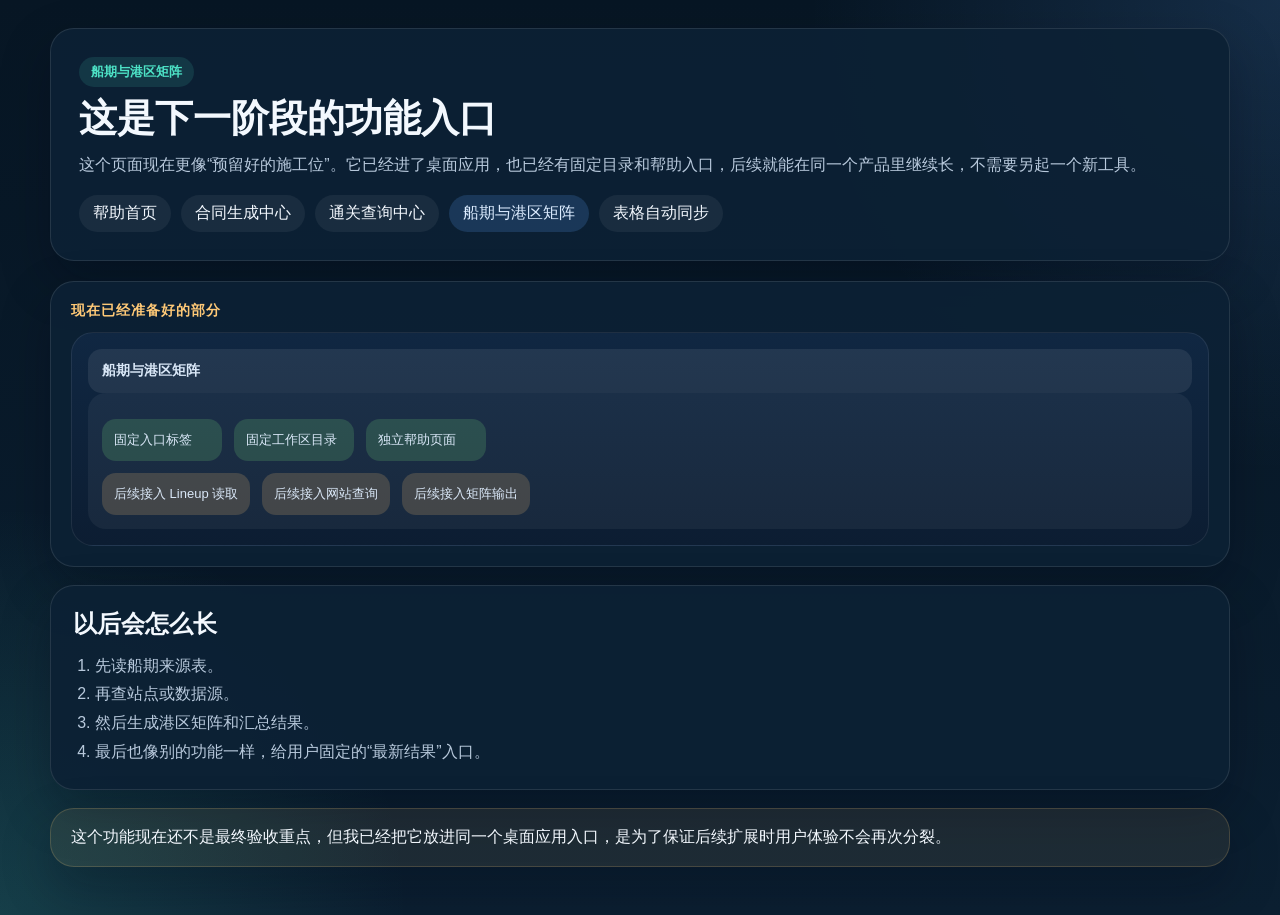
<file: desktop_app/release_assets/help/lineup.html>
<!doctype html>
<html lang="zh-CN">
<head>
  <meta charset="utf-8">
  <meta name="viewport" content="width=device-width, initial-scale=1">
  <title>船期与港区矩阵 - AMS Assistant</title>
  <link rel="stylesheet" href="./style.css">
</head>
<body>
  <div class="wrap">
    <section class="hero">
      <div class="pill">船期与港区矩阵</div>
      <h1>这是下一阶段的功能入口</h1>
      <p>这个页面现在更像“预留好的施工位”。它已经进了桌面应用，也已经有固定目录和帮助入口，后续就能在同一个产品里继续长，不需要另起一个新工具。</p>
      <div class="nav">
        <a href="./index.html">帮助首页</a>
        <a href="./contract.html">合同生成中心</a>
        <a href="./clearance.html">通关查询中心</a>
        <span class="active">船期与港区矩阵</span>
        <a href="./sync.html">表格自动同步</a>
      </div>
    </section>

    <section class="shot">
      <div class="shot-title">现在已经准备好的部分</div>
      <div class="mock-app">
        <div class="mock-header">船期与港区矩阵</div>
        <div class="mock-content">
          <div class="mock-row">
            <div class="mock-box good">固定入口标签</div>
            <div class="mock-box good">固定工作区目录</div>
            <div class="mock-box good">独立帮助页面</div>
          </div>
          <div class="mock-row">
            <div class="mock-box warn">后续接入 Lineup 读取</div>
            <div class="mock-box warn">后续接入网站查询</div>
            <div class="mock-box warn">后续接入矩阵输出</div>
          </div>
        </div>
      </div>
    </section>

    <section class="panel" style="margin-top:18px;">
      <h2>以后会怎么长</h2>
      <ol>
        <li>先读船期来源表。</li>
        <li>再查站点或数据源。</li>
        <li>然后生成港区矩阵和汇总结果。</li>
        <li>最后也像别的功能一样，给用户固定的“最新结果”入口。</li>
      </ol>
    </section>

    <div class="tip">
      这个功能现在还不是最终验收重点，但我已经把它放进同一个桌面应用入口，是为了保证后续扩展时用户体验不会再次分裂。
    </div>
  </div>
</body>
</html>
</file>
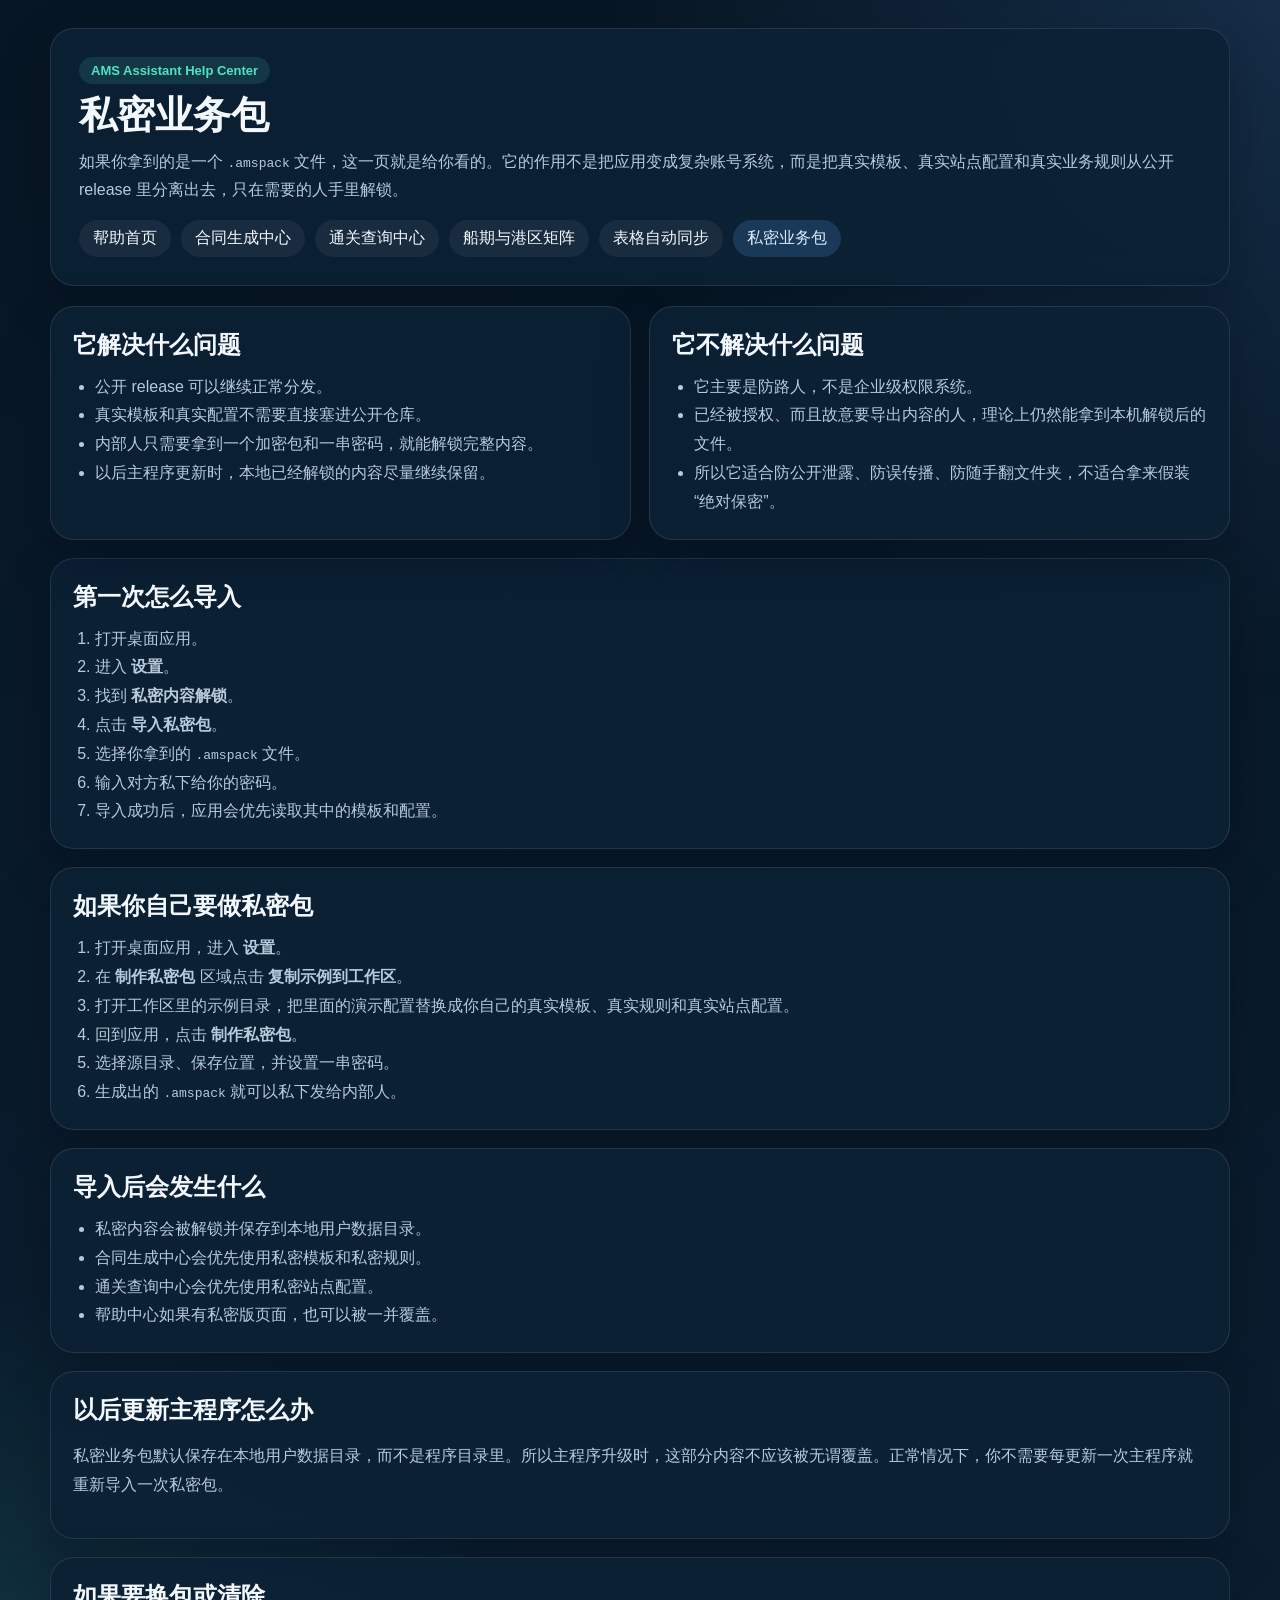
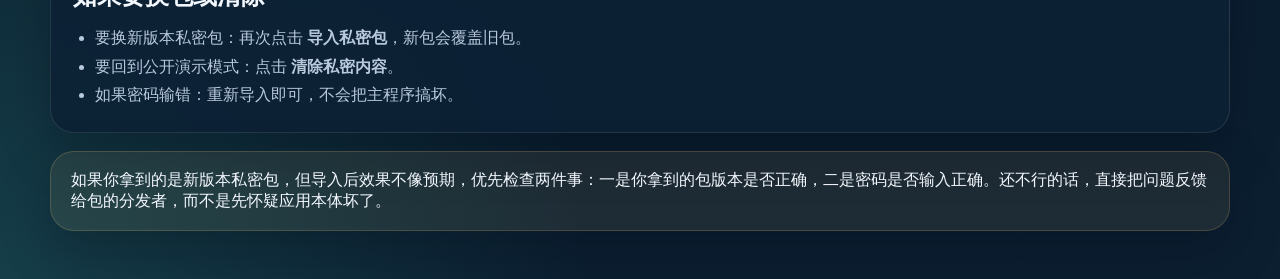
<file: desktop_app/release_assets/help/private-pack.html>
<!doctype html>
<html lang="zh-CN">
<head>
  <meta charset="utf-8">
  <meta name="viewport" content="width=device-width, initial-scale=1">
  <title>AMS Assistant 私密业务包说明</title>
  <link rel="stylesheet" href="./style.css">
</head>
<body>
  <div class="wrap">
    <section class="hero">
      <div class="pill">AMS Assistant Help Center</div>
      <h1>私密业务包</h1>
      <p>如果你拿到的是一个 <code>.amspack</code> 文件，这一页就是给你看的。它的作用不是把应用变成复杂账号系统，而是把真实模板、真实站点配置和真实业务规则从公开 release 里分离出去，只在需要的人手里解锁。</p>
      <div class="nav">
        <a href="./index.html">帮助首页</a>
        <a href="./contract.html">合同生成中心</a>
        <a href="./clearance.html">通关查询中心</a>
        <a href="./lineup.html">船期与港区矩阵</a>
        <a href="./sync.html">表格自动同步</a>
        <span class="active">私密业务包</span>
      </div>
    </section>

    <div class="grid">
      <section class="panel">
        <h2>它解决什么问题</h2>
        <ul>
          <li>公开 release 可以继续正常分发。</li>
          <li>真实模板和真实配置不需要直接塞进公开仓库。</li>
          <li>内部人只需要拿到一个加密包和一串密码，就能解锁完整内容。</li>
          <li>以后主程序更新时，本地已经解锁的内容尽量继续保留。</li>
        </ul>
      </section>

      <section class="panel">
        <h2>它不解决什么问题</h2>
        <ul>
          <li>它主要是防路人，不是企业级权限系统。</li>
          <li>已经被授权、而且故意要导出内容的人，理论上仍然能拿到本机解锁后的文件。</li>
          <li>所以它适合防公开泄露、防误传播、防随手翻文件夹，不适合拿来假装“绝对保密”。</li>
        </ul>
      </section>
    </div>

    <section class="panel" style="margin-top:18px;">
      <h2>第一次怎么导入</h2>
      <ol>
        <li>打开桌面应用。</li>
        <li>进入 <strong>设置</strong>。</li>
        <li>找到 <strong>私密内容解锁</strong>。</li>
        <li>点击 <strong>导入私密包</strong>。</li>
        <li>选择你拿到的 <code>.amspack</code> 文件。</li>
        <li>输入对方私下给你的密码。</li>
        <li>导入成功后，应用会优先读取其中的模板和配置。</li>
      </ol>
    </section>

    <section class="panel" style="margin-top:18px;">
      <h2>如果你自己要做私密包</h2>
      <ol>
        <li>打开桌面应用，进入 <strong>设置</strong>。</li>
        <li>在 <strong>制作私密包</strong> 区域点击 <strong>复制示例到工作区</strong>。</li>
        <li>打开工作区里的示例目录，把里面的演示配置替换成你自己的真实模板、真实规则和真实站点配置。</li>
        <li>回到应用，点击 <strong>制作私密包</strong>。</li>
        <li>选择源目录、保存位置，并设置一串密码。</li>
        <li>生成出的 <code>.amspack</code> 就可以私下发给内部人。</li>
      </ol>
    </section>

    <section class="panel" style="margin-top:18px;">
      <h2>导入后会发生什么</h2>
      <ul>
        <li>私密内容会被解锁并保存到本地用户数据目录。</li>
        <li>合同生成中心会优先使用私密模板和私密规则。</li>
        <li>通关查询中心会优先使用私密站点配置。</li>
        <li>帮助中心如果有私密版页面，也可以被一并覆盖。</li>
      </ul>
    </section>

    <section class="panel" style="margin-top:18px;">
      <h2>以后更新主程序怎么办</h2>
      <p>私密业务包默认保存在本地用户数据目录，而不是程序目录里。所以主程序升级时，这部分内容不应该被无谓覆盖。正常情况下，你不需要每更新一次主程序就重新导入一次私密包。</p>
    </section>

    <section class="panel" style="margin-top:18px;">
      <h2>如果要换包或清除</h2>
      <ul>
        <li>要换新版本私密包：再次点击 <strong>导入私密包</strong>，新包会覆盖旧包。</li>
        <li>要回到公开演示模式：点击 <strong>清除私密内容</strong>。</li>
        <li>如果密码输错：重新导入即可，不会把主程序搞坏。</li>
      </ul>
    </section>

    <div class="tip">
      如果你拿到的是新版本私密包，但导入后效果不像预期，优先检查两件事：一是你拿到的包版本是否正确，二是密码是否输入正确。还不行的话，直接把问题反馈给包的分发者，而不是先怀疑应用本体坏了。
    </div>
  </div>
</body>
</html>
</file>
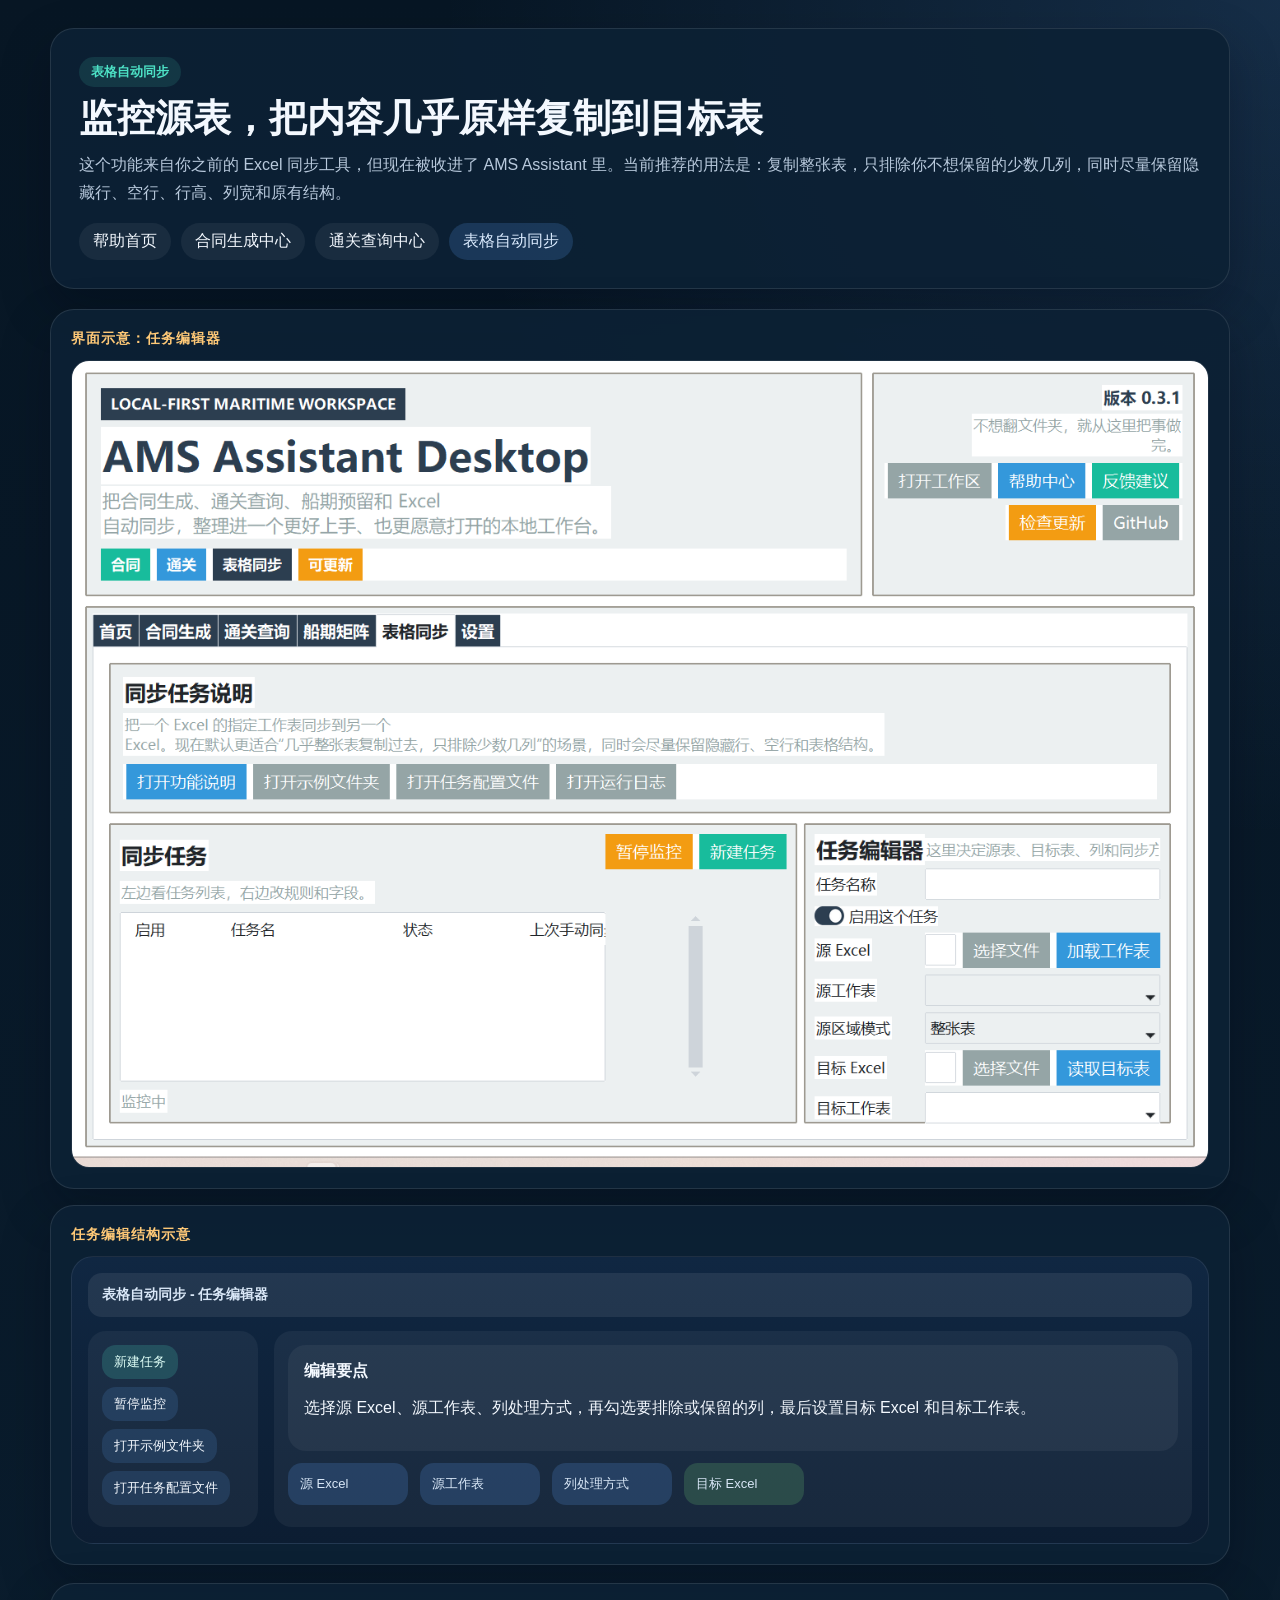
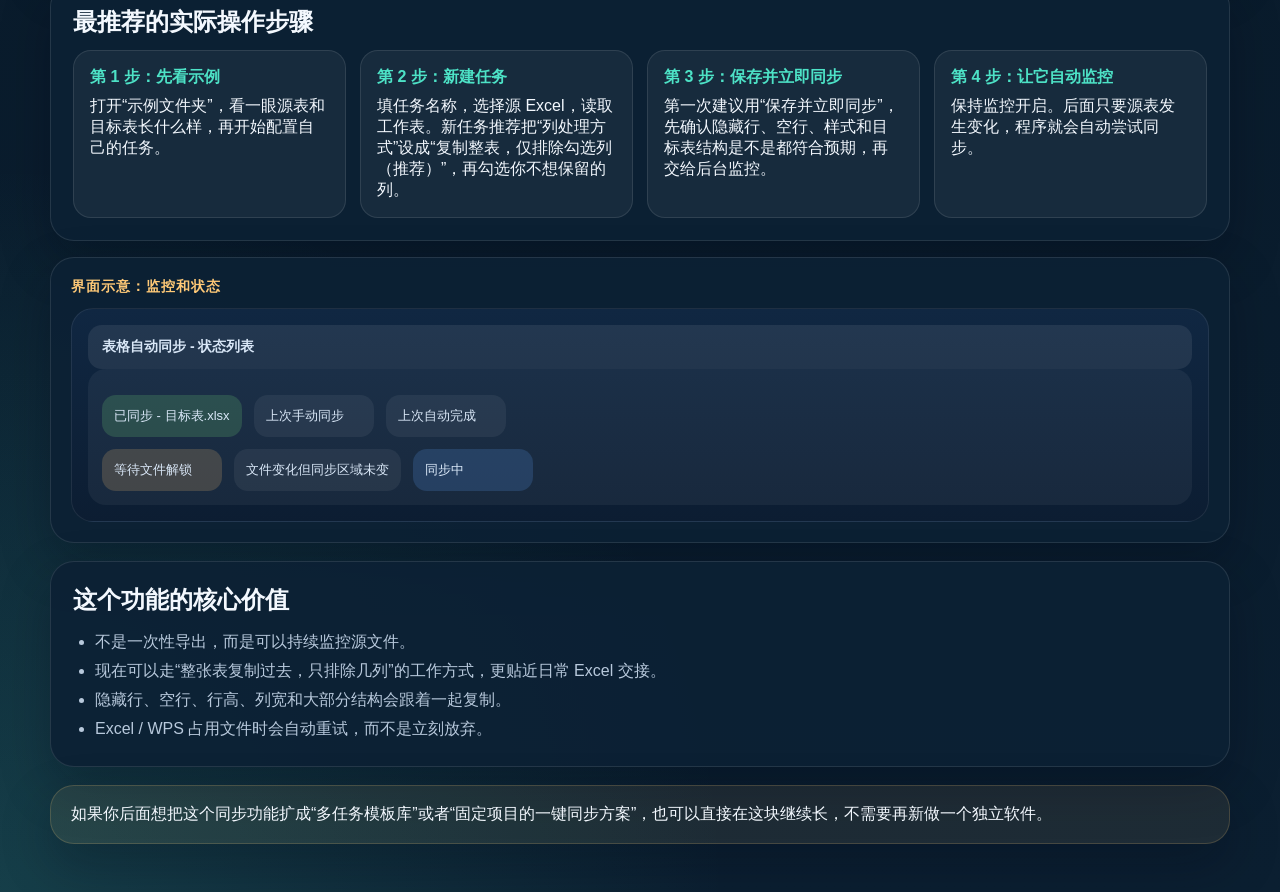
<file: desktop_app/release_assets/help/sync.html>
<!doctype html>
<html lang="zh-CN">
<head>
  <meta charset="utf-8">
  <meta name="viewport" content="width=device-width, initial-scale=1">
  <title>表格自动同步 - AMS Assistant</title>
  <link rel="stylesheet" href="./style.css">
</head>
<body>
  <div class="wrap">
    <section class="hero">
      <div class="pill">表格自动同步</div>
      <h1>监控源表，把内容几乎原样复制到目标表</h1>
      <p>这个功能来自你之前的 Excel 同步工具，但现在被收进了 AMS Assistant 里。当前推荐的用法是：复制整张表，只排除你不想保留的少数几列，同时尽量保留隐藏行、空行、行高、列宽和原有结构。</p>
      <div class="nav">
        <a href="./index.html">帮助首页</a>
        <a href="./contract.html">合同生成中心</a>
        <a href="./clearance.html">通关查询中心</a>
        <span class="active">表格自动同步</span>
      </div>
    </section>

    <section class="shot">
      <div class="shot-title">界面示意：任务编辑器</div>
      <img class="real-shot" src="./screens/sync.png" alt="表格自动同步截图">
    </section>

    <section class="shot">
      <div class="shot-title">任务编辑结构示意</div>
      <div class="mock-app">
        <div class="mock-header">表格自动同步 - 任务编辑器</div>
        <div class="mock-main">
          <div class="mock-sidebar">
            <div class="mock-chip active">新建任务</div>
            <div class="mock-chip">暂停监控</div>
            <div class="mock-chip">打开示例文件夹</div>
            <div class="mock-chip">打开任务配置文件</div>
          </div>
          <div class="mock-content">
            <div class="mock-card">
              <strong>编辑要点</strong>
              <p>选择源 Excel、源工作表、列处理方式，再勾选要排除或保留的列，最后设置目标 Excel 和目标工作表。</p>
            </div>
            <div class="mock-row">
              <div class="mock-box highlight">源 Excel</div>
              <div class="mock-box highlight">源工作表</div>
              <div class="mock-box highlight">列处理方式</div>
              <div class="mock-box good">目标 Excel</div>
            </div>
          </div>
        </div>
      </div>
    </section>

    <section class="panel" style="margin-top:18px;">
      <h2>最推荐的实际操作步骤</h2>
      <div class="steps">
        <div class="step">
          <strong>第 1 步：先看示例</strong>
          打开“示例文件夹”，看一眼源表和目标表长什么样，再开始配置自己的任务。
        </div>
        <div class="step">
          <strong>第 2 步：新建任务</strong>
          填任务名称，选择源 Excel，读取工作表。新任务推荐把“列处理方式”设成“复制整表，仅排除勾选列（推荐）”，再勾选你不想保留的列。
        </div>
        <div class="step">
          <strong>第 3 步：保存并立即同步</strong>
          第一次建议用“保存并立即同步”，先确认隐藏行、空行、样式和目标表结构是不是都符合预期，再交给后台监控。
        </div>
        <div class="step">
          <strong>第 4 步：让它自动监控</strong>
          保持监控开启。后面只要源表发生变化，程序就会自动尝试同步。
        </div>
      </div>
    </section>

    <section class="shot">
      <div class="shot-title">界面示意：监控和状态</div>
      <div class="mock-app">
        <div class="mock-header">表格自动同步 - 状态列表</div>
        <div class="mock-content">
          <div class="mock-row">
            <div class="mock-box good">已同步 - 目标表.xlsx</div>
            <div class="mock-box">上次手动同步</div>
            <div class="mock-box">上次自动完成</div>
          </div>
          <div class="mock-row">
            <div class="mock-box warn">等待文件解锁</div>
            <div class="mock-box">文件变化但同步区域未变</div>
            <div class="mock-box highlight">同步中</div>
          </div>
        </div>
      </div>
    </section>

    <section class="panel" style="margin-top:18px;">
      <h2>这个功能的核心价值</h2>
      <ul>
        <li>不是一次性导出，而是可以持续监控源文件。</li>
        <li>现在可以走“整张表复制过去，只排除几列”的工作方式，更贴近日常 Excel 交接。</li>
        <li>隐藏行、空行、行高、列宽和大部分结构会跟着一起复制。</li>
        <li>Excel / WPS 占用文件时会自动重试，而不是立刻放弃。</li>
      </ul>
    </section>

    <div class="tip">
      如果你后面想把这个同步功能扩成“多任务模板库”或者“固定项目的一键同步方案”，也可以直接在这块继续长，不需要再新做一个独立软件。
    </div>
  </div>
</body>
</html>
</file>
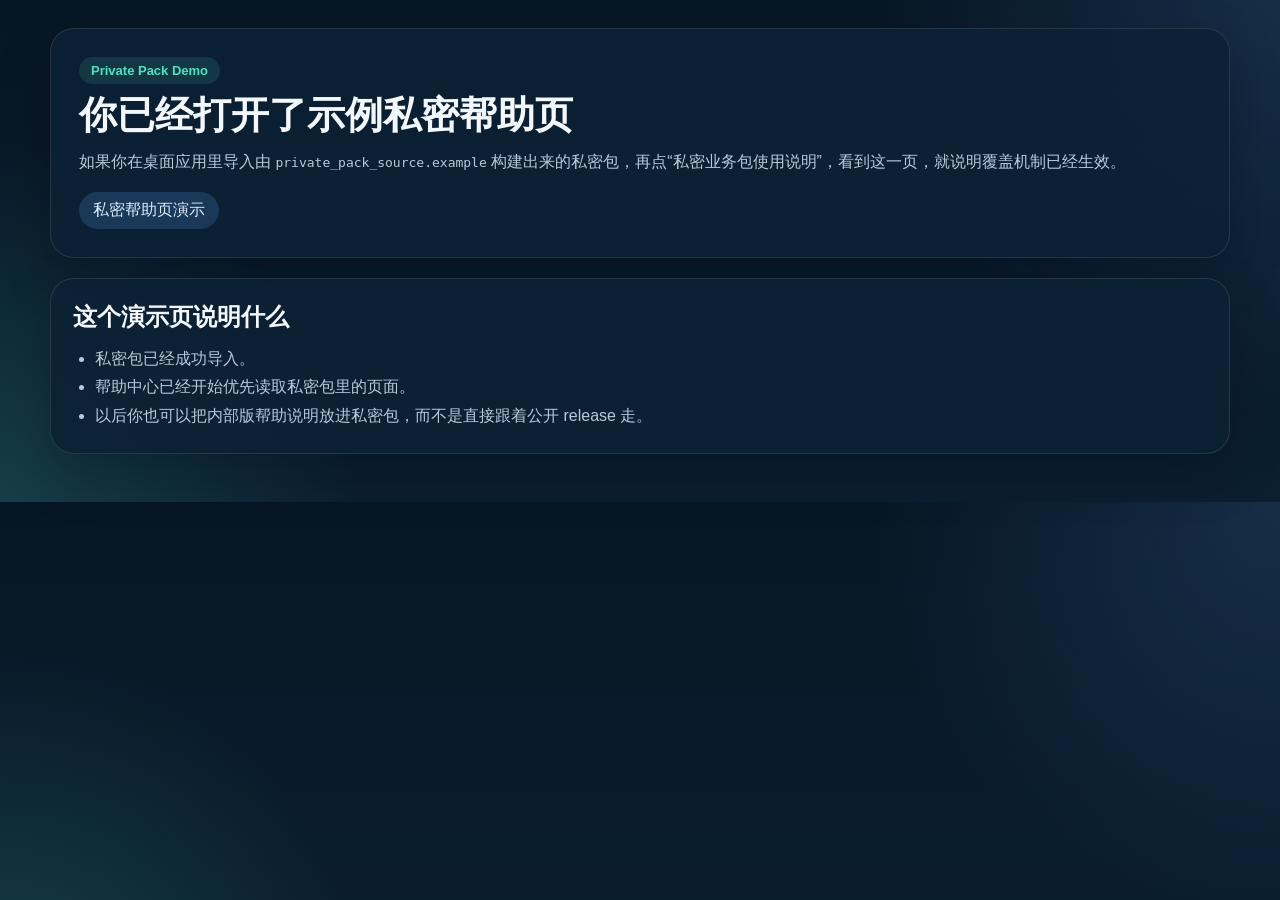
<file: private_pack_source.example/desktop_app/release_assets/help/private-pack.html>
<!doctype html>
<html lang="zh-CN">
<head>
  <meta charset="utf-8">
  <meta name="viewport" content="width=device-width, initial-scale=1">
  <title>AMS 私密包示例帮助页</title>
  <link rel="stylesheet" href="../../../../desktop_app/release_assets/help/style.css">
</head>
<body>
  <div class="wrap">
    <section class="hero">
      <div class="pill">Private Pack Demo</div>
      <h1>你已经打开了示例私密帮助页</h1>
      <p>如果你在桌面应用里导入由 <code>private_pack_source.example</code> 构建出来的私密包，再点“私密业务包使用说明”，看到这一页，就说明覆盖机制已经生效。</p>
      <div class="nav">
        <span class="active">私密帮助页演示</span>
      </div>
    </section>

    <section class="panel">
      <h2>这个演示页说明什么</h2>
      <ul>
        <li>私密包已经成功导入。</li>
        <li>帮助中心已经开始优先读取私密包里的页面。</li>
        <li>以后你也可以把内部版帮助说明放进私密包，而不是直接跟着公开 release 走。</li>
      </ul>
    </section>
  </div>
</body>
</html>
</file>
<file: styles.css>
:root {
  --bg: #0a1620;
  --bg-soft: #122735;
  --panel: rgba(8, 23, 35, 0.78);
  --panel-soft: rgba(9, 27, 40, 0.62);
  --panel-strong: rgba(7, 20, 31, 0.92);
  --text: #f5f2ea;
  --muted: #bfd1d9;
  --line: rgba(191, 209, 217, 0.16);
  --cyan: #6ce1d7;
  --mint: #9effcf;
  --orange: #ff9d57;
  --cream: #f7efe1;
  --shadow: 0 24px 64px rgba(0, 0, 0, 0.24);
  --radius-xl: 28px;
  --radius-lg: 20px;
  --radius-md: 16px;
}

* {
  box-sizing: border-box;
}

html {
  scroll-behavior: smooth;
}

body {
  margin: 0;
  font-family: "Noto Sans SC", sans-serif;
  background:
    radial-gradient(circle at top left, rgba(108, 225, 215, 0.16), transparent 28%),
    radial-gradient(circle at 90% 10%, rgba(255, 157, 87, 0.12), transparent 22%),
    linear-gradient(180deg, #09141d 0%, #0c2131 56%, #09141d 100%);
  color: var(--text);
  min-height: 100vh;
}

body::before {
  content: "";
  position: fixed;
  inset: 0;
  pointer-events: none;
  background-image:
    linear-gradient(rgba(255, 255, 255, 0.025) 1px, transparent 1px),
    linear-gradient(90deg, rgba(255, 255, 255, 0.025) 1px, transparent 1px);
  background-size: 34px 34px;
  mask-image: linear-gradient(180deg, rgba(0, 0, 0, 0.72), transparent);
}

a {
  color: inherit;
  text-decoration: none;
}

.page-shell {
  width: min(1160px, calc(100% - 32px));
  margin: 0 auto;
  padding: 24px 0 80px;
}

.topbar {
  position: sticky;
  top: 14px;
  z-index: 20;
  display: flex;
  justify-content: space-between;
  align-items: center;
  gap: 20px;
  padding: 14px 18px;
  margin-bottom: 28px;
  border: 1px solid var(--line);
  border-radius: 999px;
  background: rgba(7, 20, 31, 0.66);
  backdrop-filter: blur(18px);
  box-shadow: var(--shadow);
}

.brand {
  display: inline-flex;
  align-items: center;
  gap: 14px;
  min-width: 0;
}

.brand-mark {
  display: grid;
  place-items: center;
  width: 48px;
  height: 48px;
  border-radius: 16px;
  background: linear-gradient(135deg, var(--cyan), var(--orange));
  color: #08141f;
  font: 700 1rem "Space Grotesk", sans-serif;
  letter-spacing: 0.08em;
}

.brand-text {
  display: flex;
  flex-direction: column;
  gap: 2px;
}

.brand-text strong {
  font: 700 0.98rem "Space Grotesk", sans-serif;
  letter-spacing: 0.02em;
}

.brand-text span {
  color: var(--muted);
  font-size: 0.84rem;
}

.nav {
  display: flex;
  flex-wrap: wrap;
  gap: 18px;
  color: var(--muted);
  font-size: 0.95rem;
}

.nav a:hover {
  color: var(--cream);
}

.hero {
  display: grid;
  grid-template-columns: 1.18fr 0.82fr;
  gap: 24px;
  align-items: stretch;
}

.hero-copy,
.hero-panel,
.feature-card,
.release-card,
.deploy-card,
.faq-card,
.roadmap-card,
.step-card,
.callout {
  border: 1px solid var(--line);
  box-shadow: var(--shadow);
}

.hero-copy {
  position: relative;
  overflow: hidden;
  padding: 40px;
  border-radius: var(--radius-xl);
  background: linear-gradient(180deg, rgba(8, 24, 36, 0.78), rgba(8, 24, 36, 0.62));
  backdrop-filter: blur(18px);
}

.hero-copy::after {
  content: "";
  position: absolute;
  right: -30px;
  bottom: -52px;
  width: 200px;
  height: 200px;
  border-radius: 50%;
  background: radial-gradient(circle, rgba(108, 225, 215, 0.2), transparent 72%);
}

.hero-panel {
  display: grid;
  gap: 16px;
  padding: 20px;
  border-radius: var(--radius-xl);
  background: rgba(8, 24, 36, 0.62);
  backdrop-filter: blur(18px);
}

.entry-card {
  padding: 22px;
  border-radius: var(--radius-lg);
  background: rgba(255, 255, 255, 0.04);
  border: 1px solid rgba(255, 255, 255, 0.08);
}

.entry-card.preview-card {
  overflow: hidden;
  padding: 14px;
}

.entry-tag,
.feature-index,
.release-version,
.roadmap-badge,
.deploy-label {
  display: inline-flex;
  align-items: center;
  padding: 7px 10px;
  border-radius: 999px;
  background: rgba(255, 255, 255, 0.08);
  color: var(--cream);
  font: 700 0.78rem "Space Grotesk", sans-serif;
  letter-spacing: 0.08em;
  text-transform: uppercase;
}

.eyebrow {
  margin: 0 0 14px;
  color: var(--mint);
  letter-spacing: 0.18em;
  text-transform: uppercase;
  font: 700 0.82rem "Space Grotesk", sans-serif;
}

.release-pill {
  display: inline-flex;
  align-items: center;
  margin-bottom: 18px;
  padding: 7px 12px;
  border-radius: 999px;
  background: rgba(255, 255, 255, 0.08);
  color: var(--cream);
  font: 700 0.8rem "Space Grotesk", sans-serif;
  letter-spacing: 0.06em;
  text-transform: uppercase;
}

.hero h1,
.section-heading h2,
.callout h2 {
  margin: 0;
  font-family: "Space Grotesk", "Noto Sans SC", sans-serif;
  line-height: 1.06;
  letter-spacing: -0.03em;
}

.hero h1 {
  font-size: clamp(2.4rem, 3.7vw, 4.2rem);
}

.hero-lead,
.hero-note,
.section-heading p,
.feature-card p,
.entry-card p,
.release-card p,
.deploy-card p,
.faq-card p,
.roadmap-card p,
.step-card p,
.callout p,
.entry-note,
.check-list {
  color: var(--muted);
  line-height: 1.72;
}

.hero-lead {
  margin: 18px 0 0;
  max-width: 52ch;
  font-size: 1.05rem;
}

.hero-note {
  margin: 14px 0 0;
  max-width: 60ch;
  font-size: 0.98rem;
}

.hero-actions {
  display: flex;
  flex-wrap: wrap;
  gap: 14px;
  margin-top: 28px;
}

.button {
  display: inline-flex;
  align-items: center;
  justify-content: center;
  min-height: 48px;
  padding: 0 22px;
  border-radius: 999px;
  font-weight: 700;
  transition:
    transform 180ms ease,
    background 180ms ease,
    border-color 180ms ease;
}

.button:hover {
  transform: translateY(-2px);
}

.button.primary {
  background: linear-gradient(135deg, var(--cyan), var(--mint));
  color: #07202e;
}

.button.secondary {
  border: 1px solid rgba(255, 255, 255, 0.16);
  background: rgba(255, 255, 255, 0.04);
  color: var(--cream);
}

.text-link {
  display: inline-flex;
  margin-top: 14px;
  color: var(--mint);
  font-weight: 700;
}

.preview-image {
  display: block;
  width: 100%;
  height: auto;
  margin-top: 18px;
  border-radius: 18px;
  border: 1px solid rgba(255, 255, 255, 0.08);
  box-shadow: 0 18px 46px rgba(0, 0, 0, 0.28);
}

.meta-row {
  display: flex;
  flex-wrap: wrap;
  gap: 10px;
  margin-top: 16px;
}

.meta-pill {
  display: inline-flex;
  align-items: center;
  min-height: 38px;
  padding: 0 14px;
  border-radius: 999px;
  background: rgba(255, 255, 255, 0.08);
  color: var(--cream);
  font-size: 0.92rem;
  font-weight: 700;
}

.entry-card h2 {
  margin: 14px 0 10px;
  font-size: 1.32rem;
}

.section {
  margin-top: 28px;
  padding: 28px;
  border-radius: var(--radius-xl);
  border: 1px solid var(--line);
  background: rgba(6, 20, 31, 0.48);
}

.section-heading {
  max-width: 760px;
}

.section-heading h2 {
  font-size: clamp(1.85rem, 2.8vw, 2.9rem);
}

.section-heading p {
  margin: 14px 0 0;
}

.step-grid,
.feature-grid,
.release-grid,
.faq-grid,
.deploy-grid,
.roadmap-grid {
  display: grid;
  grid-template-columns: repeat(3, 1fr);
  gap: 18px;
  margin-top: 24px;
}

.feature-grid.quad {
  grid-template-columns: repeat(2, 1fr);
}

.step-card,
.feature-card,
.release-card,
.faq-card,
.deploy-card,
.roadmap-card {
  padding: 22px;
  border-radius: var(--radius-lg);
  background: rgba(8, 27, 40, 0.56);
}

.step-number {
  display: inline-grid;
  place-items: center;
  width: 44px;
  height: 44px;
  border-radius: 14px;
  background: linear-gradient(135deg, var(--cyan), var(--mint));
  color: #07202e;
  font: 700 1rem "Space Grotesk", sans-serif;
}

.step-card h3,
.feature-card h3,
.release-card h3,
.faq-card h3,
.deploy-card h3,
.roadmap-card h3 {
  margin: 18px 0 10px;
  font-size: 1.24rem;
}

.entry-note {
  margin-top: 20px;
  padding: 18px 20px;
  border-radius: 18px;
  border: 1px solid rgba(255, 255, 255, 0.1);
  background: rgba(255, 255, 255, 0.04);
}

.feature-card ul,
.release-card ul,
.check-list {
  margin: 16px 0 0;
  padding-left: 18px;
  color: var(--muted);
  line-height: 1.75;
}

.accent-cyan {
  background: linear-gradient(180deg, rgba(108, 225, 215, 0.11), rgba(255, 255, 255, 0.03));
}

.accent-orange {
  background: linear-gradient(180deg, rgba(255, 157, 87, 0.12), rgba(255, 255, 255, 0.03));
}

.accent-mint {
  background: linear-gradient(180deg, rgba(158, 255, 207, 0.11), rgba(255, 255, 255, 0.03));
}

.release-card.current {
  background: linear-gradient(180deg, rgba(108, 225, 215, 0.12), rgba(255, 255, 255, 0.03));
}

.faq-section {
  background: rgba(6, 20, 31, 0.6);
}

.deploy-card.dark {
  background: var(--panel-strong);
}

.code-block {
  margin-top: 16px;
  padding: 16px;
  border-radius: 18px;
  border: 1px solid rgba(255, 255, 255, 0.08);
  background: rgba(4, 12, 20, 0.78);
  overflow: auto;
}

.code-block code {
  color: var(--mint);
  font-family: "Space Grotesk", monospace;
  font-size: 0.9rem;
  line-height: 1.9;
}

.deploy-note,
.callout {
  display: flex;
  justify-content: space-between;
  align-items: end;
  gap: 24px;
  padding: 24px 26px;
  border-radius: var(--radius-lg);
  background: linear-gradient(135deg, rgba(255, 157, 87, 0.1), rgba(255, 255, 255, 0.03));
}

.deploy-note {
  margin-top: 22px;
}

.deploy-note h3,
.callout h2 {
  font-size: 1.45rem;
}

.deploy-note p,
.callout p {
  margin: 10px 0 0;
}

.reveal {
  opacity: 0;
  transform: translateY(16px);
  transition:
    opacity 520ms ease,
    transform 520ms ease;
}

.reveal.is-visible {
  opacity: 1;
  transform: translateY(0);
}

@media (max-width: 980px) {
  .hero,
  .step-grid,
  .feature-grid,
  .feature-grid.quad,
  .release-grid,
  .faq-grid,
  .deploy-grid,
  .roadmap-grid {
    grid-template-columns: 1fr;
  }

  .deploy-note,
  .callout {
    align-items: flex-start;
    flex-direction: column;
  }
}

@media (max-width: 720px) {
  .page-shell {
    width: min(100% - 18px, 100%);
    padding-top: 14px;
  }

  .topbar {
    align-items: flex-start;
    border-radius: 28px;
    flex-direction: column;
  }

  .nav {
    gap: 14px;
  }

  .hero-copy,
  .hero-panel,
  .section {
    padding: 22px;
  }

  .deploy-note,
  .callout {
    padding: 22px;
  }
}
</file>
<file: desktop_app/release_assets/help/style.css>
:root {
  --bg: #071624;
  --panel: #0d2135;
  --panel-soft: #122b42;
  --line: rgba(255, 255, 255, 0.1);
  --text: #f3f8fe;
  --muted: #b8c9dc;
  --teal: #4de2c6;
  --blue: #62a8ff;
  --gold: #ffc977;
  --green: #7ae17b;
  --danger: #ff8f7c;
}

* { box-sizing: border-box; }
body {
  margin: 0;
  font-family: "Microsoft YaHei UI", "PingFang SC", sans-serif;
  color: var(--text);
  background:
    radial-gradient(circle at top right, rgba(98, 168, 255, 0.16), transparent 30%),
    radial-gradient(circle at left bottom, rgba(77, 226, 198, 0.16), transparent 26%),
    linear-gradient(180deg, #071624 0%, #0b1f31 100%);
}
a { color: #9ad3ff; }
.wrap { width: min(1180px, calc(100% - 36px)); margin: 0 auto; padding: 28px 0 48px; }
.hero, .panel, .shot, .tip {
  background: rgba(13, 33, 53, 0.92);
  border: 1px solid var(--line);
  border-radius: 24px;
  box-shadow: 0 20px 50px rgba(3, 8, 20, 0.28);
}
.hero { padding: 28px; margin-bottom: 20px; }
.hero h1 { margin: 0 0 10px; font-size: 38px; line-height: 1.15; }
.hero p { margin: 0; color: var(--muted); line-height: 1.75; }
.pill {
  display: inline-block;
  margin-bottom: 10px;
  padding: 6px 12px;
  border-radius: 999px;
  background: rgba(77, 226, 198, 0.12);
  color: var(--teal);
  font-size: 13px;
  font-weight: 700;
}
.nav {
  display: flex;
  flex-wrap: wrap;
  gap: 10px;
  margin-top: 16px;
}
.nav a, .nav span {
  padding: 8px 14px;
  border-radius: 999px;
  background: rgba(255, 255, 255, 0.06);
  color: var(--text);
  text-decoration: none;
}
.nav .active {
  background: rgba(98, 168, 255, 0.18);
  color: #dcecff;
}
.grid {
  display: grid;
  grid-template-columns: repeat(auto-fit, minmax(280px, 1fr));
  gap: 18px;
}
.panel { padding: 22px; }
.panel h2 { margin: 0 0 12px; font-size: 24px; }
.panel h3 { margin: 16px 0 8px; font-size: 18px; }
.panel p, .panel li { color: var(--muted); line-height: 1.8; }
.panel ol, .panel ul { margin: 8px 0 0 22px; padding: 0; }
.shot { padding: 20px; margin-top: 16px; overflow: hidden; }
.real-shot {
  width: 100%;
  display: block;
  border-radius: 18px;
  border: 1px solid rgba(255, 255, 255, 0.08);
}
.shot-title {
  color: var(--gold);
  font-size: 14px;
  font-weight: 700;
  letter-spacing: 1px;
  margin-bottom: 12px;
}
.mock-app {
  border-radius: 22px;
  border: 1px solid rgba(255, 255, 255, 0.08);
  background: linear-gradient(180deg, #102742 0%, #0c1d32 100%);
  padding: 16px;
}
.mock-header {
  height: 44px;
  border-radius: 14px;
  background: rgba(255, 255, 255, 0.08);
  display: flex;
  align-items: center;
  padding: 0 14px;
  color: #d9e7f7;
  font-size: 14px;
  font-weight: 700;
}
.mock-main {
  display: grid;
  grid-template-columns: 170px 1fr;
  gap: 16px;
  margin-top: 14px;
}
.mock-sidebar {
  border-radius: 18px;
  background: rgba(255, 255, 255, 0.05);
  padding: 14px;
}
.mock-content {
  border-radius: 18px;
  background: rgba(255, 255, 255, 0.05);
  padding: 14px;
}
.mock-chip {
  display: inline-block;
  padding: 8px 12px;
  border-radius: 14px;
  background: rgba(98, 168, 255, 0.14);
  margin: 0 8px 8px 0;
  font-size: 13px;
}
.mock-chip.active { background: rgba(77, 226, 198, 0.18); color: #dffff7; }
.mock-card {
  border-radius: 18px;
  background: rgba(255, 255, 255, 0.05);
  padding: 16px;
  margin-bottom: 12px;
}
.mock-row { display: flex; gap: 12px; margin-top: 12px; flex-wrap: wrap; }
.mock-box {
  min-width: 120px;
  padding: 12px;
  border-radius: 14px;
  background: rgba(255, 255, 255, 0.06);
  color: #d9e7f7;
  font-size: 13px;
}
.mock-box.highlight { background: rgba(98, 168, 255, 0.18); }
.mock-box.good { background: rgba(122, 225, 123, 0.18); }
.mock-box.warn { background: rgba(255, 201, 119, 0.18); }
.steps { display: grid; grid-template-columns: repeat(auto-fit, minmax(220px, 1fr)); gap: 14px; }
.step {
  border-radius: 18px;
  background: rgba(255, 255, 255, 0.05);
  border: 1px solid var(--line);
  padding: 16px;
}
.step strong { display: block; margin-bottom: 8px; color: var(--teal); }
.tip {
  padding: 18px 20px;
  margin-top: 18px;
  background: rgba(255, 201, 119, 0.08);
  border-color: rgba(255, 201, 119, 0.18);
}
.footer {
  margin-top: 18px;
  color: var(--muted);
  font-size: 14px;
}
</file>
